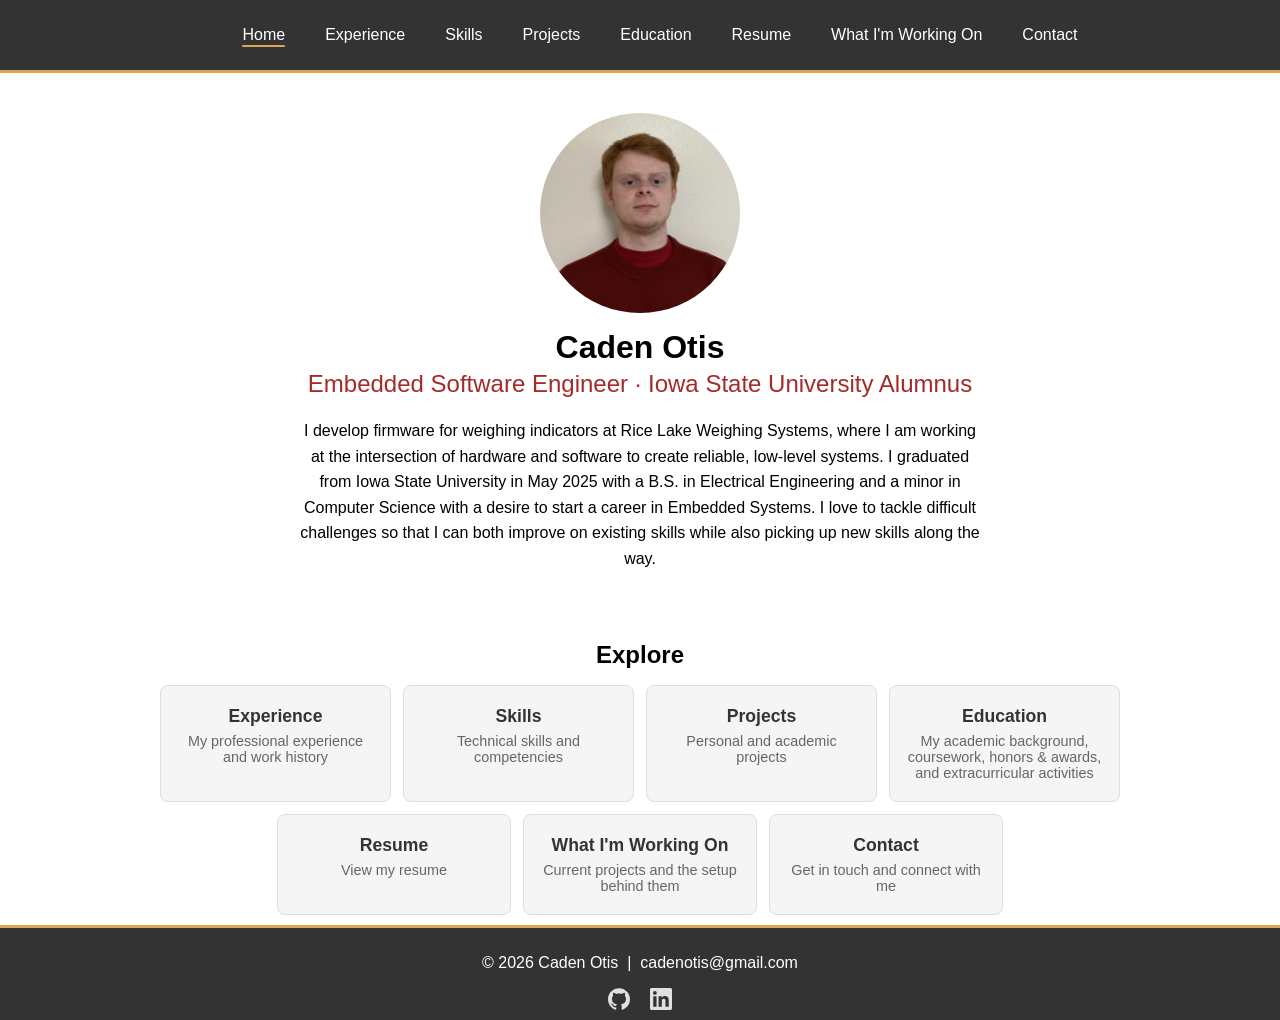
<file: index.html>
<!DOCTYPE html>
<html lang="en">

<head>
    <meta charset="UTF-8">
    <base href="./">
    <meta name="viewport" content="width=device-width, initial-scale=1.0">
    <link rel="stylesheet" href="./style.css">
    <link rel="icon" type="image/svg+xml" href="./favicon.svg">
    <link rel="icon" type="image/png" sizes="48x48" href="./favicon.png">
    <link rel="shortcut icon" href="./favicon.ico">
    <title>Caden Otis - Home</title>
    <meta name="description" content="Caden Otis — Embedded Software Engineer. Portfolio showcasing experience, skills, and projects.">
    <meta name="author" content="Caden Otis">
    <link rel="canonical" href="https://cadenrotis.github.io/Portfolio/">

    <!-- Open Graph / social sharing -->
    <meta property="og:title" content="Caden Otis - Home">
    <meta property="og:description" content="Embedded Software Engineer | Iowa State University Alumnus. Portfolio and projects.">
    <meta property="og:url" content="https://cadenrotis.github.io/Portfolio/">
    <meta property="og:type" content="website">
    <meta property="og:site_name" content="Caden Otis">
    <meta property="og:image" content="https://cadenrotis.github.io/Portfolio/images/profile.jpg">

    <!-- Twitter/X card -->
    <meta name="twitter:card" content="summary_large_image">
    <meta name="twitter:title" content="Caden Otis - Home">
    <meta name="twitter:description" content="Embedded Software Engineer | Iowa State University Alumnus. Portfolio and projects.">
    <meta name="twitter:image" content="https://cadenrotis.github.io/Portfolio/images/profile.jpg">

    <!-- Site analytics: GoatCounter - cookie-free visit counting, no consent banner
         needed. The absolute https src also resolves on plain-http local previews.
         GoatCounter reads this page's canonical link to pick the recorded path.
         To stop counting your own visits, load any page with #toggle-goatcounter
         appended, e.g. https://cadenrotis.github.io/Portfolio/#toggle-goatcounter -->
    <script data-goatcounter="https://cadenotis.goatcounter.com/count" async src="https://gc.zgo.at/count.js"></script>
</head>

<body>
    <header>
        <nav aria-label="Main navigation">
            <ul>
                <li><a href="./" class="active">Home</a></li>
                <li><a href="experience/">Experience</a></li>
                <li><a href="skills/">Skills</a></li>
                <li><a href="projects/">Projects</a></li>
                <li><a href="education/">Education</a></li>
                <li><a href="resume/">Resume</a></li>
                <li><a href="now/">What I'm Working On</a></li>
                <li><a href="contact/">Contact</a></li>
            </ul>
        </nav>
    </header>

    <main>
    <section id="hero">
        <img src="./images/profile.jpg" alt="Headshot of Caden Otis" width="250">
        <h1>Caden Otis</h1>
        <p class="subtitle">Embedded Software Engineer &middot; Iowa State University Alumnus</p>
        <p class="intro">I develop firmware for weighing indicators at Rice Lake Weighing Systems, where I am working
            at the intersection of hardware and software to create reliable, low-level systems. I graduated from
            Iowa State University in May 2025 with a B.S. in Electrical Engineering and a minor in Computer Science 
            with a desire to start a career in Embedded Systems. I love to tackle difficult challenges so that
            I can both improve on existing skills while also picking up new skills along the way.</p>
    </section>

    <section id="site-guide">
        <h2>Explore</h2>
        <div class="guide-cards">
            <a href="experience/" class="guide-card">
                <h3>Experience</h3>
                <p>My professional experience and work history</p>
            </a>
            <a href="skills/" class="guide-card">
                <h3>Skills</h3>
                <p>Technical skills and competencies</p>
            </a>
            <a href="projects/" class="guide-card">
                <h3>Projects</h3>
                <p>Personal and academic projects</p>
            </a>
            <a href="education/" class="guide-card">
                <h3>Education</h3>
                <p>My academic background, coursework, honors & awards, and extracurricular activities</p>
            </a>
            <a href="resume/" class="guide-card">
                <h3>Resume</h3>
                <p>View my resume</p>
            </a>
            <a href="now/" class="guide-card">
                <h3>What I'm Working On</h3>
                <p>Current projects and the setup behind them</p>
            </a>
            <a href="contact/" class="guide-card">
                <h3>Contact</h3>
                <p>Get in touch and connect with me</p>
            </a>
        </div>
    </section>

    </main>

    <footer>
        <p>&copy; <span id="copyright-year">2026</span> Caden Otis &nbsp;|&nbsp; <a href="mailto:cadenotis@gmail.com">cadenotis@gmail.com</a></p>
        <!--
            Social profile links (GitHub + LinkedIn), shown in the footer of every page.
            target="_blank"           -> open the profile in a new tab so visitors keep their
                                         place on this site instead of navigating away.
            rel="noopener noreferrer" -> safety hardening for target="_blank":
                noopener   blocks the new tab from reaching back into this page via window.opener
                           (prevents "reverse tabnabbing", where the opened page could redirect
                           this tab to a phishing look-alike).
                noreferrer stops this page's URL being sent to the destination as the Referer
                           header (also implies noopener). Modern browsers add noopener
                           automatically; it is kept explicit for older browsers.
            aria-label on each <a> -> spoken name for screen readers, since a link containing only
                           an icon has no visible text to announce.
            How the icons work: the logo shapes come from the open, public-domain (CC0) "Simple Icons" brand
            set and are embedded inline as SVG vector paths on a 24x24 grid, rather than loaded as
            image files. The browser draws them as vectors, so they stay sharp at any zoom and cost
            no extra network request. fill="currentColor" makes each inherit the footer's white
            text color, and the rendered size is set by .footer-icon in style.css. To change a
            profile, edit its href below.
        -->
        <nav class="footer-social" aria-label="Social profiles">
            <a href="https://github.com/cadenrotis" target="_blank" rel="noopener noreferrer" aria-label="GitHub profile">
                <svg class="footer-icon" role="img" aria-hidden="true" viewBox="0 0 24 24" width="24" height="24" fill="currentColor"><path d="M12 .297c-6.63 0-12 5.373-12 12 0 5.303 3.438 9.8 8.205 11.385.6.113.82-.258.82-.577 0-.285-.01-1.04-.015-2.04-3.338.724-4.042-1.61-4.042-1.61C4.422 18.07 3.633 17.7 3.633 17.7c-1.087-.744.084-.729.084-.729 1.205.084 1.838 1.236 1.838 1.236 1.07 1.835 2.809 1.305 3.495.998.108-.776.417-1.305.76-1.605-2.665-.3-5.466-1.332-5.466-5.93 0-1.31.465-2.38 1.235-3.22-.135-.303-.54-1.523.105-3.176 0 0 1.005-.322 3.3 1.23.96-.267 1.98-.399 3-.405 1.02.006 2.04.138 3 .405 2.28-1.552 3.285-1.23 3.285-1.23.645 1.653.24 2.873.12 3.176.765.84 1.23 1.91 1.23 3.22 0 4.61-2.805 5.625-5.475 5.92.42.36.81 1.096.81 2.22 0 1.606-.015 2.896-.015 3.286 0 .315.21.69.825.57C20.565 22.092 24 17.592 24 12.297c0-6.627-5.373-12-12-12"/></svg>
            </a>
            <a href="https://www.linkedin.com/in/cadenotis" target="_blank" rel="noopener noreferrer" aria-label="LinkedIn profile">
                <svg class="footer-icon" role="img" aria-hidden="true" viewBox="0 0 24 24" width="24" height="24" fill="currentColor"><path d="M20.447 20.452h-3.554v-5.569c0-1.328-.027-3.037-1.852-3.037-1.853 0-2.136 1.445-2.136 2.939v5.667H9.351V9h3.414v1.561h.046c.477-.9 1.637-1.85 3.37-1.85 3.601 0 4.267 2.37 4.267 5.455v6.286zM5.337 7.433a2.062 2.062 0 01-2.063-2.065 2.064 2.064 0 112.063 2.065zm1.782 13.019H3.555V9h3.564v11.452zM22.225 0H1.771C.792 0 0 .774 0 1.729v20.542C0 23.227.792 24 1.771 24h20.451C23.2 24 24 23.227 24 22.271V1.729C24 .774 23.2 0 22.222 0h.003z"/></svg>
            </a>
        </nav>
    </footer>
    <script src="./site.js"></script>
</body>

</html>
</file>
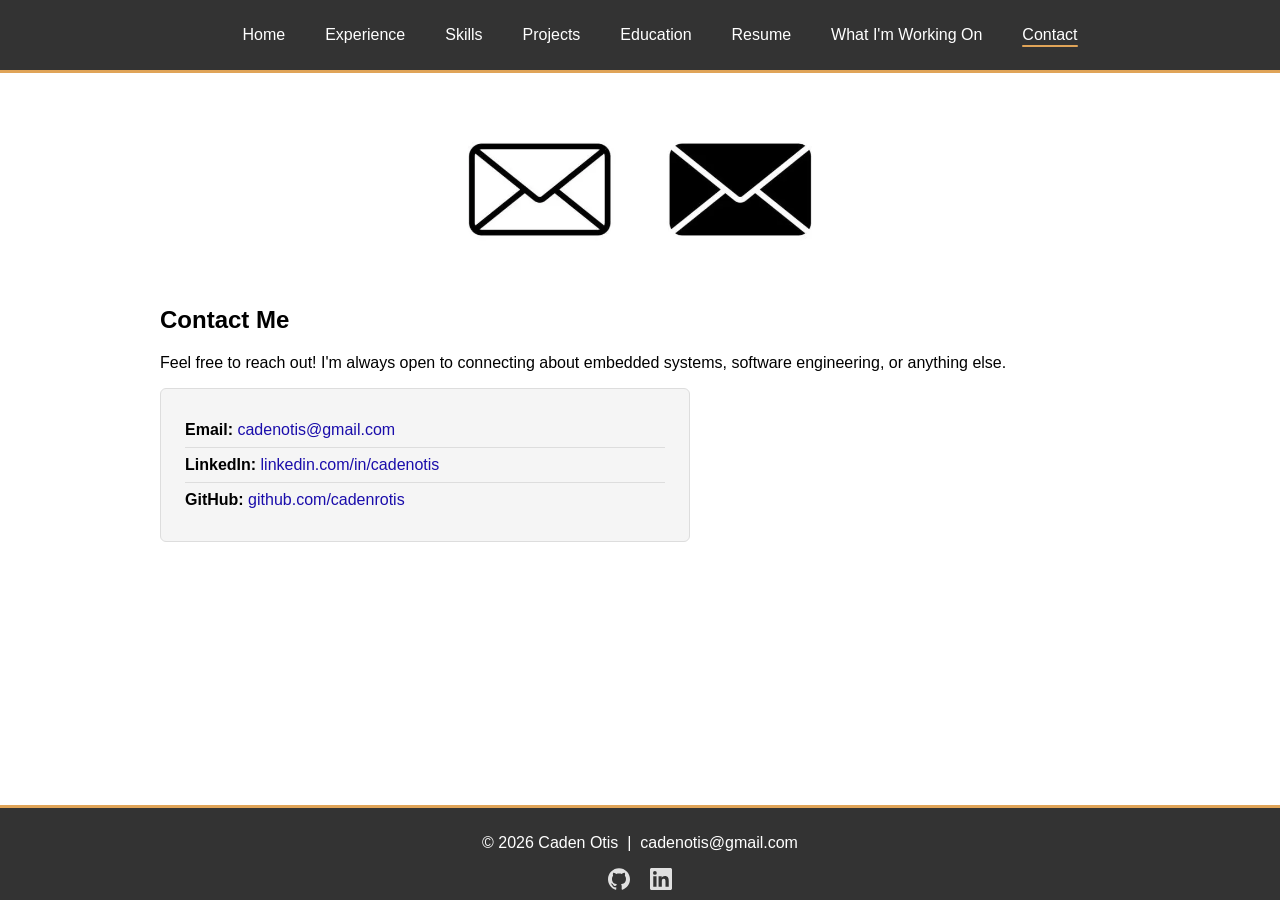
<file: contact/index.html>
<!DOCTYPE html>
<html lang="en">

<head>
    <meta charset="UTF-8">
    <base href="../">
    <meta name="viewport" content="width=device-width, initial-scale=1.0">
    <link rel="stylesheet" href="./style.css">
    <link rel="icon" type="image/svg+xml" href="./favicon.svg">
    <link rel="icon" type="image/png" sizes="48x48" href="./favicon.png">
    <link rel="shortcut icon" href="./favicon.ico">
    <title>Caden Otis - Contact</title>
    <meta name="description" content="Get in touch with Caden Otis, Embedded Software Engineer — email and professional links.">
    <meta name="author" content="Caden Otis">
    <link rel="canonical" href="https://cadenrotis.github.io/Portfolio/contact/">

    <!-- Open Graph / social sharing -->
    <meta property="og:title" content="Caden Otis - Contact">
    <meta property="og:description" content="Get in touch and connect with Caden Otis.">
    <meta property="og:url" content="https://cadenrotis.github.io/Portfolio/contact/">
    <meta property="og:type" content="website">
    <meta property="og:site_name" content="Caden Otis">
    <meta property="og:image" content="https://cadenrotis.github.io/Portfolio/images/profile.jpg">

    <!-- Twitter/X card -->
    <meta name="twitter:card" content="summary_large_image">
    <meta name="twitter:title" content="Caden Otis - Contact">
    <meta name="twitter:description" content="Get in touch and connect with Caden Otis.">
    <meta name="twitter:image" content="https://cadenrotis.github.io/Portfolio/images/profile.jpg">

    <!-- Site analytics: GoatCounter - cookie-free visit counting, no consent banner
         needed. The absolute https src also resolves on plain-http local previews.
         GoatCounter reads this page's canonical link to pick the recorded path.
         To stop counting your own visits, load any page with #toggle-goatcounter
         appended, e.g. https://cadenrotis.github.io/Portfolio/#toggle-goatcounter -->
    <script data-goatcounter="https://cadenotis.goatcounter.com/count" async src="https://gc.zgo.at/count.js"></script>
</head>

<body>
    <header>
        <nav aria-label="Main navigation">
            <ul>
                <li><a href="./">Home</a></li>
                <li><a href="experience/">Experience</a></li>
                <li><a href="skills/">Skills</a></li>
                <li><a href="projects/">Projects</a></li>
                <li><a href="education/">Education</a></li>
                <li><a href="resume/">Resume</a></li>
                <li><a href="now/">What I'm Working On</a></li>
                <li><a href="contact/" class="active">Contact</a></li>
            </ul>
        </nav>
    </header>

    <main>
    <section id="contact">
        <img class="contact-icon" src="./images/contact_icon.webp" alt="Email envelope icon">
        <h2>Contact Me</h2>
        <p>Feel free to reach out! I'm always open to connecting about embedded systems, software engineering, or anything else.</p>

        <div class="contact-card">
            <ul class="contact-info">
                <li><strong>Email:</strong> <a href="mailto:cadenotis@gmail.com">cadenotis@gmail.com</a></li>
                <li><strong>LinkedIn:</strong> <a href="https://www.linkedin.com/in/cadenotis" target="_blank" rel="noopener noreferrer">linkedin.com/in/cadenotis</a></li>
                <li><strong>GitHub:</strong> <a href="https://github.com/cadenrotis" target="_blank" rel="noopener noreferrer">github.com/cadenrotis</a></li>
            </ul>
        </div>
    </section>

    </main>

    <footer>
        <p>&copy; <span id="copyright-year">2026</span> Caden Otis &nbsp;|&nbsp; <a href="mailto:cadenotis@gmail.com">cadenotis@gmail.com</a></p>
        <!--
            Social profile links (GitHub + LinkedIn), shown in the footer of every page.
            target="_blank"           -> open the profile in a new tab so visitors keep their
                                         place on this site instead of navigating away.
            rel="noopener noreferrer" -> safety hardening for target="_blank":
                noopener   blocks the new tab from reaching back into this page via window.opener
                           (prevents "reverse tabnabbing", where the opened page could redirect
                           this tab to a phishing look-alike).
                noreferrer stops this page's URL being sent to the destination as the Referer
                           header (also implies noopener). Modern browsers add noopener
                           automatically; it is kept explicit for older browsers.
            aria-label on each <a> -> spoken name for screen readers, since a link containing only
                           an icon has no visible text to announce.
            How the icons work: the logo shapes come from the open, public-domain (CC0) "Simple Icons" brand
            set and are embedded inline as SVG vector paths on a 24x24 grid, rather than loaded as
            image files. The browser draws them as vectors, so they stay sharp at any zoom and cost
            no extra network request. fill="currentColor" makes each inherit the footer's white
            text color, and the rendered size is set by .footer-icon in style.css. To change a
            profile, edit its href below.
        -->
        <nav class="footer-social" aria-label="Social profiles">
            <a href="https://github.com/cadenrotis" target="_blank" rel="noopener noreferrer" aria-label="GitHub profile">
                <svg class="footer-icon" role="img" aria-hidden="true" viewBox="0 0 24 24" width="24" height="24" fill="currentColor"><path d="M12 .297c-6.63 0-12 5.373-12 12 0 5.303 3.438 9.8 8.205 11.385.6.113.82-.258.82-.577 0-.285-.01-1.04-.015-2.04-3.338.724-4.042-1.61-4.042-1.61C4.422 18.07 3.633 17.7 3.633 17.7c-1.087-.744.084-.729.084-.729 1.205.084 1.838 1.236 1.838 1.236 1.07 1.835 2.809 1.305 3.495.998.108-.776.417-1.305.76-1.605-2.665-.3-5.466-1.332-5.466-5.93 0-1.31.465-2.38 1.235-3.22-.135-.303-.54-1.523.105-3.176 0 0 1.005-.322 3.3 1.23.96-.267 1.98-.399 3-.405 1.02.006 2.04.138 3 .405 2.28-1.552 3.285-1.23 3.285-1.23.645 1.653.24 2.873.12 3.176.765.84 1.23 1.91 1.23 3.22 0 4.61-2.805 5.625-5.475 5.92.42.36.81 1.096.81 2.22 0 1.606-.015 2.896-.015 3.286 0 .315.21.69.825.57C20.565 22.092 24 17.592 24 12.297c0-6.627-5.373-12-12-12"/></svg>
            </a>
            <a href="https://www.linkedin.com/in/cadenotis" target="_blank" rel="noopener noreferrer" aria-label="LinkedIn profile">
                <svg class="footer-icon" role="img" aria-hidden="true" viewBox="0 0 24 24" width="24" height="24" fill="currentColor"><path d="M20.447 20.452h-3.554v-5.569c0-1.328-.027-3.037-1.852-3.037-1.853 0-2.136 1.445-2.136 2.939v5.667H9.351V9h3.414v1.561h.046c.477-.9 1.637-1.85 3.37-1.85 3.601 0 4.267 2.37 4.267 5.455v6.286zM5.337 7.433a2.062 2.062 0 01-2.063-2.065 2.064 2.064 0 112.063 2.065zm1.782 13.019H3.555V9h3.564v11.452zM22.225 0H1.771C.792 0 0 .774 0 1.729v20.542C0 23.227.792 24 1.771 24h20.451C23.2 24 24 23.227 24 22.271V1.729C24 .774 23.2 0 22.222 0h.003z"/></svg>
            </a>
        </nav>
    </footer>
    <script src="./site.js"></script>
</body>

</html>
</file>
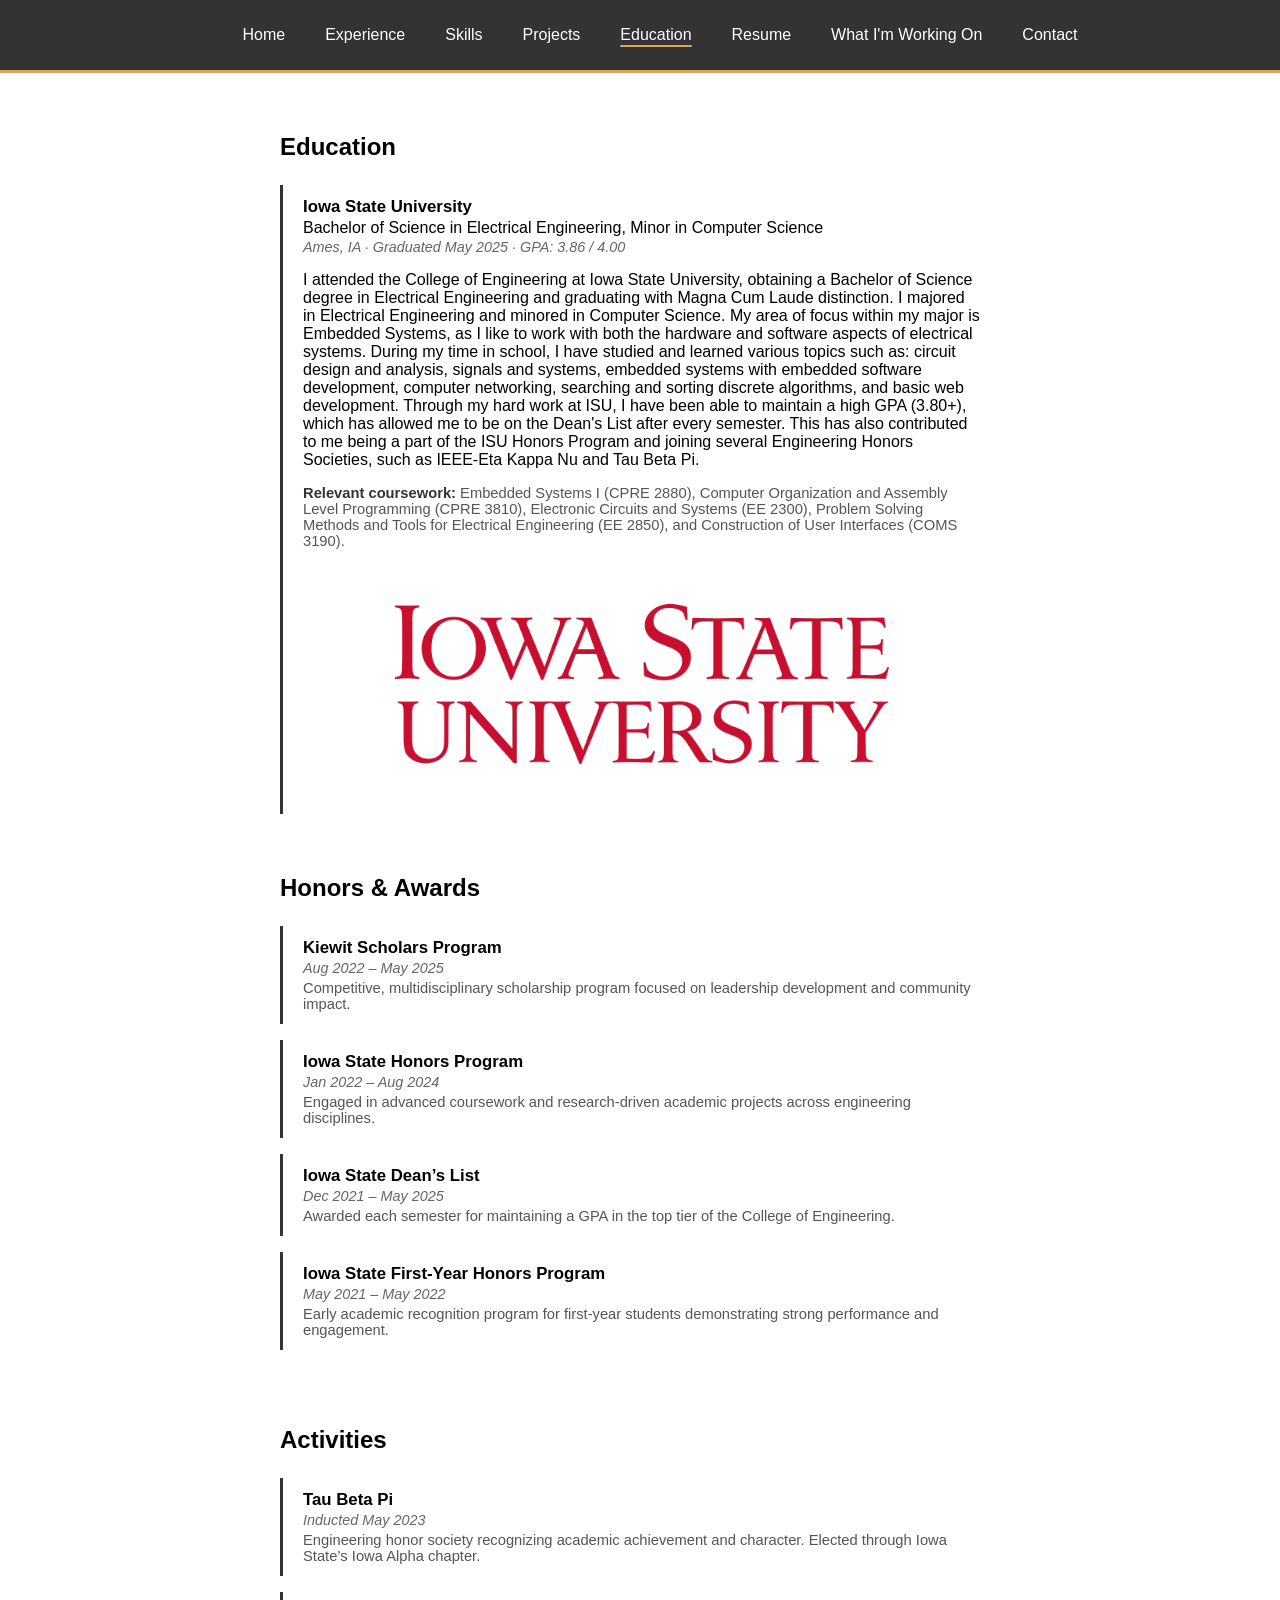
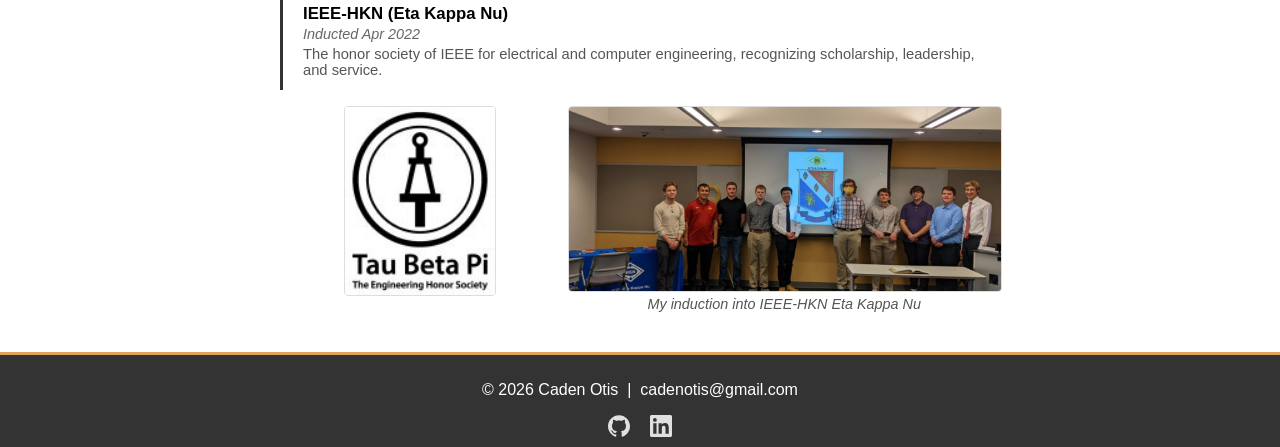
<file: education/index.html>
<!DOCTYPE html>
<html lang="en">

<head>
    <meta charset="UTF-8">
    <base href="../">
    <meta name="viewport" content="width=device-width, initial-scale=1.0">
    <link rel="stylesheet" href="./style.css">
    <link rel="icon" type="image/svg+xml" href="./favicon.svg">
    <link rel="icon" type="image/png" sizes="48x48" href="./favicon.png">
    <link rel="shortcut icon" href="./favicon.ico">
    <title>Caden Otis - Education</title>
    <meta name="description" content="Education, relevant coursework, and academic honors for Caden Otis at Iowa State University.">
    <meta name="author" content="Caden Otis">
    <link rel="canonical" href="https://cadenrotis.github.io/Portfolio/education/">

    <!-- Open Graph / social sharing -->
    <meta property="og:title" content="Caden Otis - Education">
    <meta property="og:description" content="Education, relevant coursework, and academic honors for Caden Otis.">
    <meta property="og:url" content="https://cadenrotis.github.io/Portfolio/education/">
    <meta property="og:type" content="website">
    <meta property="og:site_name" content="Caden Otis">
    <meta property="og:image" content="https://cadenrotis.github.io/Portfolio/images/profile.jpg">

    <!-- Twitter/X card -->
    <meta name="twitter:card" content="summary_large_image">
    <meta name="twitter:title" content="Caden Otis - Education">
    <meta name="twitter:description" content="Education, relevant coursework, and academic honors for Caden Otis.">
    <meta name="twitter:image" content="https://cadenrotis.github.io/Portfolio/images/profile.jpg">

    <!-- Site analytics: GoatCounter - cookie-free visit counting, no consent banner
         needed. The absolute https src also resolves on plain-http local previews.
         GoatCounter reads this page's canonical link to pick the recorded path.
         To stop counting your own visits, load any page with #toggle-goatcounter
         appended, e.g. https://cadenrotis.github.io/Portfolio/#toggle-goatcounter -->
    <script data-goatcounter="https://cadenotis.goatcounter.com/count" async src="https://gc.zgo.at/count.js"></script>
</head>

<body>
    <header>
        <nav aria-label="Main navigation">
            <ul>
                <li><a href="./">Home</a></li>
                <li><a href="experience/">Experience</a></li>
                <li><a href="skills/">Skills</a></li>
                <li><a href="projects/">Projects</a></li>
                <li><a href="education/" class="active">Education</a></li>
                <li><a href="resume/">Resume</a></li>
                <li><a href="now/">What I'm Working On</a></li>
                <li><a href="contact/">Contact</a></li>
            </ul>
        </nav>
    </header>

    <main>
    <section id="education">
        <h2>Education</h2>
        <div class="education-entry">
            <span class="education-school">Iowa State University</span>
            <span class="education-degree">Bachelor of Science in Electrical Engineering, Minor in Computer Science</span>
            <span class="education-date">Ames, IA &middot; Graduated May 2025 &middot; GPA: 3.86 / 4.00</span>
            <p>I attended the College of Engineering at Iowa State University, obtaining a Bachelor of Science degree in Electrical Engineering 
                and graduating with Magna Cum Laude distinction. I majored in Electrical Engineering and minored in Computer Science. 
                My area of focus within my major is Embedded Systems, as I like to work with both the hardware and software aspects of 
                electrical systems. During my time in school, I have studied and learned various topics such as: circuit design and analysis, 
                signals and systems, embedded systems with embedded software development, computer networking, searching and sorting discrete algorithms,
                and basic web development. Through my hard work at ISU, I have been able to maintain a high GPA (3.80+), 
                which has allowed me to be on the Dean's List after every semester. This has also contributed to me being a part of the ISU Honors 
                Program and joining several Engineering Honors Societies, such as IEEE-Eta Kappa Nu and Tau Beta Pi.
            </p>
            <p class="education-coursework"><span>Relevant coursework:</span> Embedded Systems I (CPRE 2880), Computer
                Organization and Assembly Level Programming (CPRE 3810), Electronic Circuits and Systems (EE 2300),
                Problem Solving Methods and Tools for Electrical Engineering (EE 2850), and Construction of User
                Interfaces (COMS 3190).
            </p>
            <img src="./images/iowa_state.webp" alt="Iowa State University logo" width="500" height="250">
        </div>
    </section>

    <section id="honors">
        <h2>Honors &amp; Awards</h2>
        <ul class="honors-list">
            <li>
                <span class="honor-name">Kiewit Scholars Program</span>
                <span class="honor-date">Aug 2022 &ndash; May 2025</span>
                <p class="honor-desc">Competitive, multidisciplinary scholarship program focused on leadership development and community impact.</p>
            </li>
            <li>
                <span class="honor-name">Iowa State Honors Program</span>
                <span class="honor-date">Jan 2022 &ndash; Aug 2024</span>
                <p class="honor-desc">Engaged in advanced coursework and research-driven academic projects across engineering disciplines.</p>
            </li>
            <li>
                <span class="honor-name">Iowa State Dean&rsquo;s List</span>
                <span class="honor-date">Dec 2021 &ndash; May 2025</span>
                <p class="honor-desc">Awarded each semester for maintaining a GPA in the top tier of the College of Engineering.</p>
            </li>
            <li>
                <span class="honor-name">Iowa State First-Year Honors Program</span>
                <span class="honor-date">May 2021 &ndash; May 2022</span>
                <p class="honor-desc">Early academic recognition program for first-year students demonstrating strong performance and engagement.</p>
            </li>
        </ul>
    </section>

    <section id="activities">
        <h2>Activities</h2>
        <ul class="honors-list">
            <li>
                <span class="honor-name">Tau Beta Pi</span>
                <span class="honor-date">Inducted May 2023</span>
                <p class="honor-desc">Engineering honor society recognizing academic achievement and character. Elected
                    through Iowa State&rsquo;s Iowa Alpha chapter.</p>
            </li>
            <li>
                <span class="honor-name">IEEE-HKN (Eta Kappa Nu)</span>
                <span class="honor-date">Inducted Apr 2022</span>
                <p class="honor-desc">The honor society of IEEE for electrical and computer engineering, recognizing
                    scholarship, leadership, and service.</p>
            </li>
        </ul>

        <div class="activity-gallery">
            <figure>
                <img src="./images/tau_beta_pi.jpg" alt="Tau Beta Pi logo" width="150" height="150">
            </figure>
            <figure>
                <img src="./images/hkn_induction.png"
                    alt="Group of new IEEE-HKN members posing in front of the Eta Kappa Nu crest at the induction ceremony"
                    width="1255" height="535">
                <figcaption>My induction into IEEE-HKN Eta Kappa Nu</figcaption>
            </figure>
        </div>
    </section>

    </main>

    <footer>
        <p>&copy; <span id="copyright-year">2026</span> Caden Otis &nbsp;|&nbsp; <a href="mailto:cadenotis@gmail.com">cadenotis@gmail.com</a></p>
        <!--
            Social profile links (GitHub + LinkedIn), shown in the footer of every page.
            target="_blank"           -> open the profile in a new tab so visitors keep their
                                         place on this site instead of navigating away.
            rel="noopener noreferrer" -> safety hardening for target="_blank":
                noopener   blocks the new tab from reaching back into this page via window.opener
                           (prevents "reverse tabnabbing", where the opened page could redirect
                           this tab to a phishing look-alike).
                noreferrer stops this page's URL being sent to the destination as the Referer
                           header (also implies noopener). Modern browsers add noopener
                           automatically; it is kept explicit for older browsers.
            aria-label on each <a> -> spoken name for screen readers, since a link containing only
                           an icon has no visible text to announce.
            How the icons work: the logo shapes come from the open, public-domain (CC0) "Simple Icons" brand
            set and are embedded inline as SVG vector paths on a 24x24 grid, rather than loaded as
            image files. The browser draws them as vectors, so they stay sharp at any zoom and cost
            no extra network request. fill="currentColor" makes each inherit the footer's white
            text color, and the rendered size is set by .footer-icon in style.css. To change a
            profile, edit its href below.
        -->
        <nav class="footer-social" aria-label="Social profiles">
            <a href="https://github.com/cadenrotis" target="_blank" rel="noopener noreferrer" aria-label="GitHub profile">
                <svg class="footer-icon" role="img" aria-hidden="true" viewBox="0 0 24 24" width="24" height="24" fill="currentColor"><path d="M12 .297c-6.63 0-12 5.373-12 12 0 5.303 3.438 9.8 8.205 11.385.6.113.82-.258.82-.577 0-.285-.01-1.04-.015-2.04-3.338.724-4.042-1.61-4.042-1.61C4.422 18.07 3.633 17.7 3.633 17.7c-1.087-.744.084-.729.084-.729 1.205.084 1.838 1.236 1.838 1.236 1.07 1.835 2.809 1.305 3.495.998.108-.776.417-1.305.76-1.605-2.665-.3-5.466-1.332-5.466-5.93 0-1.31.465-2.38 1.235-3.22-.135-.303-.54-1.523.105-3.176 0 0 1.005-.322 3.3 1.23.96-.267 1.98-.399 3-.405 1.02.006 2.04.138 3 .405 2.28-1.552 3.285-1.23 3.285-1.23.645 1.653.24 2.873.12 3.176.765.84 1.23 1.91 1.23 3.22 0 4.61-2.805 5.625-5.475 5.92.42.36.81 1.096.81 2.22 0 1.606-.015 2.896-.015 3.286 0 .315.21.69.825.57C20.565 22.092 24 17.592 24 12.297c0-6.627-5.373-12-12-12"/></svg>
            </a>
            <a href="https://www.linkedin.com/in/cadenotis" target="_blank" rel="noopener noreferrer" aria-label="LinkedIn profile">
                <svg class="footer-icon" role="img" aria-hidden="true" viewBox="0 0 24 24" width="24" height="24" fill="currentColor"><path d="M20.447 20.452h-3.554v-5.569c0-1.328-.027-3.037-1.852-3.037-1.853 0-2.136 1.445-2.136 2.939v5.667H9.351V9h3.414v1.561h.046c.477-.9 1.637-1.85 3.37-1.85 3.601 0 4.267 2.37 4.267 5.455v6.286zM5.337 7.433a2.062 2.062 0 01-2.063-2.065 2.064 2.064 0 112.063 2.065zm1.782 13.019H3.555V9h3.564v11.452zM22.225 0H1.771C.792 0 0 .774 0 1.729v20.542C0 23.227.792 24 1.771 24h20.451C23.2 24 24 23.227 24 22.271V1.729C24 .774 23.2 0 22.222 0h.003z"/></svg>
            </a>
        </nav>
    </footer>
    <script src="./site.js"></script>
</body>

</html>
</file>
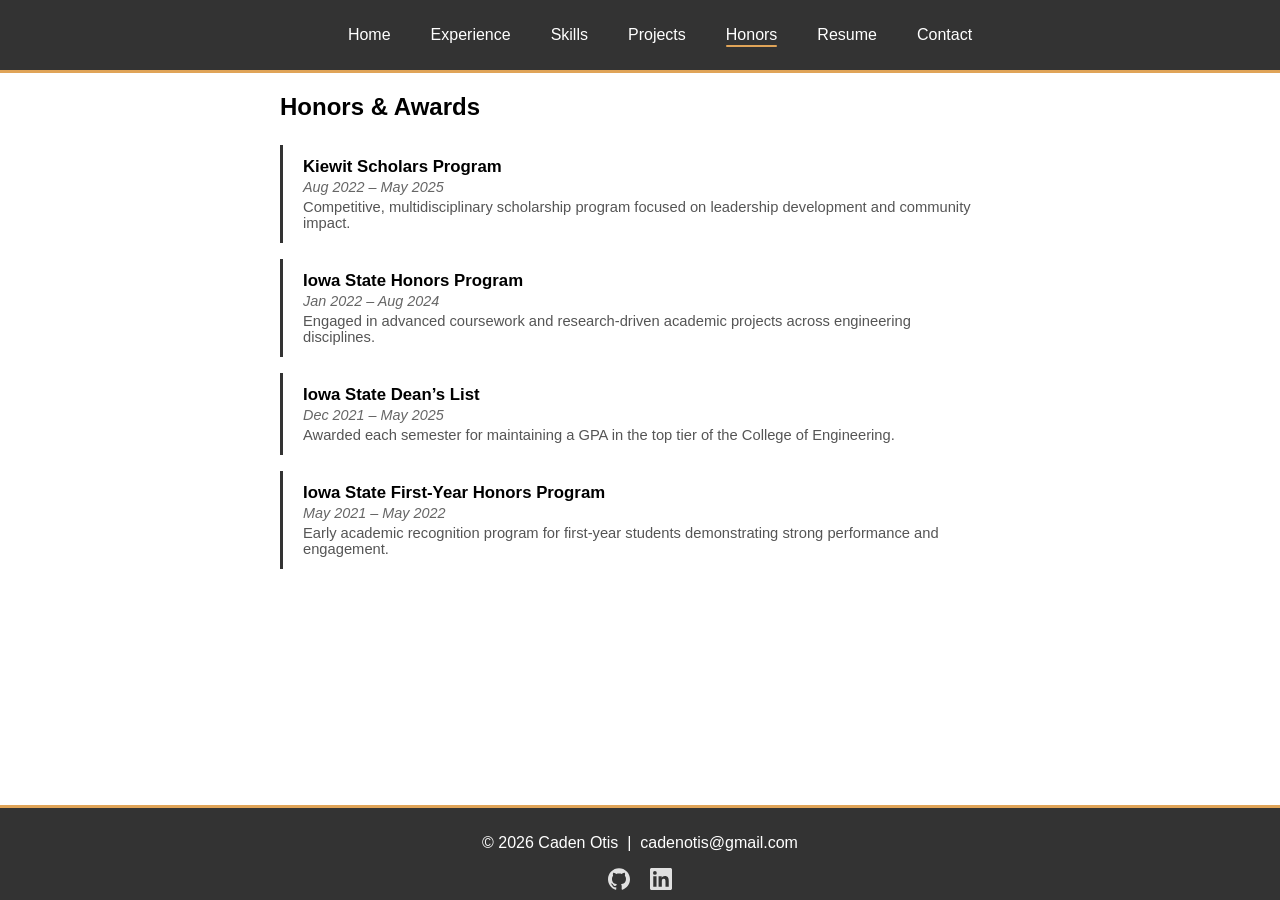
<file: honors/index.html>
<!DOCTYPE html>
<html lang="en">

<head>
    <meta charset="UTF-8">
    <base href="../">
    <meta name="viewport" content="width=device-width, initial-scale=1.0">
    <link rel="stylesheet" href="./style.css">
    <link rel="icon" type="image/svg+xml" href="./favicon.svg">
    <link rel="icon" type="image/png" sizes="48x48" href="./favicon.png">
    <link rel="shortcut icon" href="./favicon.ico">
    <title>Caden Otis - Honors &amp; Awards</title>
    <meta name="description" content="Academic honors and awards earned by Caden Otis at Iowa State University.">
    <meta name="author" content="Caden Otis">
    <link rel="canonical" href="https://cadenrotis.github.io/Portfolio/honors/">

    <!-- Open Graph / social sharing -->
    <meta property="og:title" content="Caden Otis - Honors & Awards">
    <meta property="og:description" content="Academic honors and awards earned by Caden Otis.">
    <meta property="og:url" content="https://cadenrotis.github.io/Portfolio/honors/">
    <meta property="og:type" content="website">
    <meta property="og:site_name" content="Caden Otis">
    <meta property="og:image" content="https://cadenrotis.github.io/Portfolio/images/profile.jpg">

    <!-- Twitter/X card -->
    <meta name="twitter:card" content="summary_large_image">
    <meta name="twitter:title" content="Caden Otis - Honors & Awards">
    <meta name="twitter:description" content="Academic honors and awards earned by Caden Otis.">
    <meta name="twitter:image" content="https://cadenrotis.github.io/Portfolio/images/profile.jpg">

    <!-- Site analytics: GoatCounter - cookie-free visit counting, no consent banner
         needed. The absolute https src also resolves on plain-http local previews.
         GoatCounter reads this page's canonical link to pick the recorded path.
         To stop counting your own visits, load any page with #toggle-goatcounter
         appended, e.g. https://cadenrotis.github.io/Portfolio/#toggle-goatcounter -->
    <script data-goatcounter="https://cadenotis.goatcounter.com/count" async src="https://gc.zgo.at/count.js"></script>
</head>

<body>
    <header>
        <nav aria-label="Main navigation">
            <ul>
                <li><a href="./">Home</a></li>
                <li><a href="experience/">Experience</a></li>
                <li><a href="skills/">Skills</a></li>
                <li><a href="projects/">Projects</a></li>
                <li><a href="honors/" class="active">Honors</a></li>
                <li><a href="resume/">Resume</a></li>
                <li><a href="contact/">Contact</a></li>
            </ul>
        </nav>
    </header>

    <main>
    <section id="honors">
        <h2>Honors &amp; Awards</h2>
        <ul class="honors-list">
            <li>
                <span class="honor-name">Kiewit Scholars Program</span>
                <span class="honor-date">Aug 2022 &ndash; May 2025</span>
                <p class="honor-desc">Competitive, multidisciplinary scholarship program focused on leadership development and community impact.</p>
            </li>
            <li>
                <span class="honor-name">Iowa State Honors Program</span>
                <span class="honor-date">Jan 2022 &ndash; Aug 2024</span>
                <p class="honor-desc">Engaged in advanced coursework and research-driven academic projects across engineering disciplines.</p>
            </li>
            <li>
                <span class="honor-name">Iowa State Dean&rsquo;s List</span>
                <span class="honor-date">Dec 2021 &ndash; May 2025</span>
                <p class="honor-desc">Awarded each semester for maintaining a GPA in the top tier of the College of Engineering.</p>
            </li>
            <li>
                <span class="honor-name">Iowa State First-Year Honors Program</span>
                <span class="honor-date">May 2021 &ndash; May 2022</span>
                <p class="honor-desc">Early academic recognition program for first-year students demonstrating strong performance and engagement.</p>
            </li>
        </ul>
    </section>

    </main>

    <footer>
        <p>&copy; <span id="copyright-year">2026</span> Caden Otis &nbsp;|&nbsp; <a href="mailto:cadenotis@gmail.com">cadenotis@gmail.com</a></p>
        <!--
            Social profile links (GitHub + LinkedIn), shown in the footer of every page.
            target="_blank"           -> open the profile in a new tab so visitors keep their
                                         place on this site instead of navigating away.
            rel="noopener noreferrer" -> safety hardening for target="_blank":
                noopener   blocks the new tab from reaching back into this page via window.opener
                           (prevents "reverse tabnabbing", where the opened page could redirect
                           this tab to a phishing look-alike).
                noreferrer stops this page's URL being sent to the destination as the Referer
                           header (also implies noopener). Modern browsers add noopener
                           automatically; it is kept explicit for older browsers.
            aria-label on each <a> -> spoken name for screen readers, since a link containing only
                           an icon has no visible text to announce.
            How the icons work: the logo shapes come from the open, public-domain (CC0) "Simple Icons" brand
            set and are embedded inline as SVG vector paths on a 24x24 grid, rather than loaded as
            image files. The browser draws them as vectors, so they stay sharp at any zoom and cost
            no extra network request. fill="currentColor" makes each inherit the footer's white
            text color, and the rendered size is set by .footer-icon in style.css. To change a
            profile, edit its href below.
        -->
        <nav class="footer-social" aria-label="Social profiles">
            <a href="https://github.com/cadenrotis" target="_blank" rel="noopener noreferrer" aria-label="GitHub profile">
                <svg class="footer-icon" role="img" aria-hidden="true" viewBox="0 0 24 24" width="24" height="24" fill="currentColor"><path d="M12 .297c-6.63 0-12 5.373-12 12 0 5.303 3.438 9.8 8.205 11.385.6.113.82-.258.82-.577 0-.285-.01-1.04-.015-2.04-3.338.724-4.042-1.61-4.042-1.61C4.422 18.07 3.633 17.7 3.633 17.7c-1.087-.744.084-.729.084-.729 1.205.084 1.838 1.236 1.838 1.236 1.07 1.835 2.809 1.305 3.495.998.108-.776.417-1.305.76-1.605-2.665-.3-5.466-1.332-5.466-5.93 0-1.31.465-2.38 1.235-3.22-.135-.303-.54-1.523.105-3.176 0 0 1.005-.322 3.3 1.23.96-.267 1.98-.399 3-.405 1.02.006 2.04.138 3 .405 2.28-1.552 3.285-1.23 3.285-1.23.645 1.653.24 2.873.12 3.176.765.84 1.23 1.91 1.23 3.22 0 4.61-2.805 5.625-5.475 5.92.42.36.81 1.096.81 2.22 0 1.606-.015 2.896-.015 3.286 0 .315.21.69.825.57C20.565 22.092 24 17.592 24 12.297c0-6.627-5.373-12-12-12"/></svg>
            </a>
            <a href="https://www.linkedin.com/in/cadenotis" target="_blank" rel="noopener noreferrer" aria-label="LinkedIn profile">
                <svg class="footer-icon" role="img" aria-hidden="true" viewBox="0 0 24 24" width="24" height="24" fill="currentColor"><path d="M20.447 20.452h-3.554v-5.569c0-1.328-.027-3.037-1.852-3.037-1.853 0-2.136 1.445-2.136 2.939v5.667H9.351V9h3.414v1.561h.046c.477-.9 1.637-1.85 3.37-1.85 3.601 0 4.267 2.37 4.267 5.455v6.286zM5.337 7.433a2.062 2.062 0 01-2.063-2.065 2.064 2.064 0 112.063 2.065zm1.782 13.019H3.555V9h3.564v11.452zM22.225 0H1.771C.792 0 0 .774 0 1.729v20.542C0 23.227.792 24 1.771 24h20.451C23.2 24 24 23.227 24 22.271V1.729C24 .774 23.2 0 22.222 0h.003z"/></svg>
            </a>
        </nav>
    </footer>
    <script src="./site.js"></script>
</body>

</html>
</file>
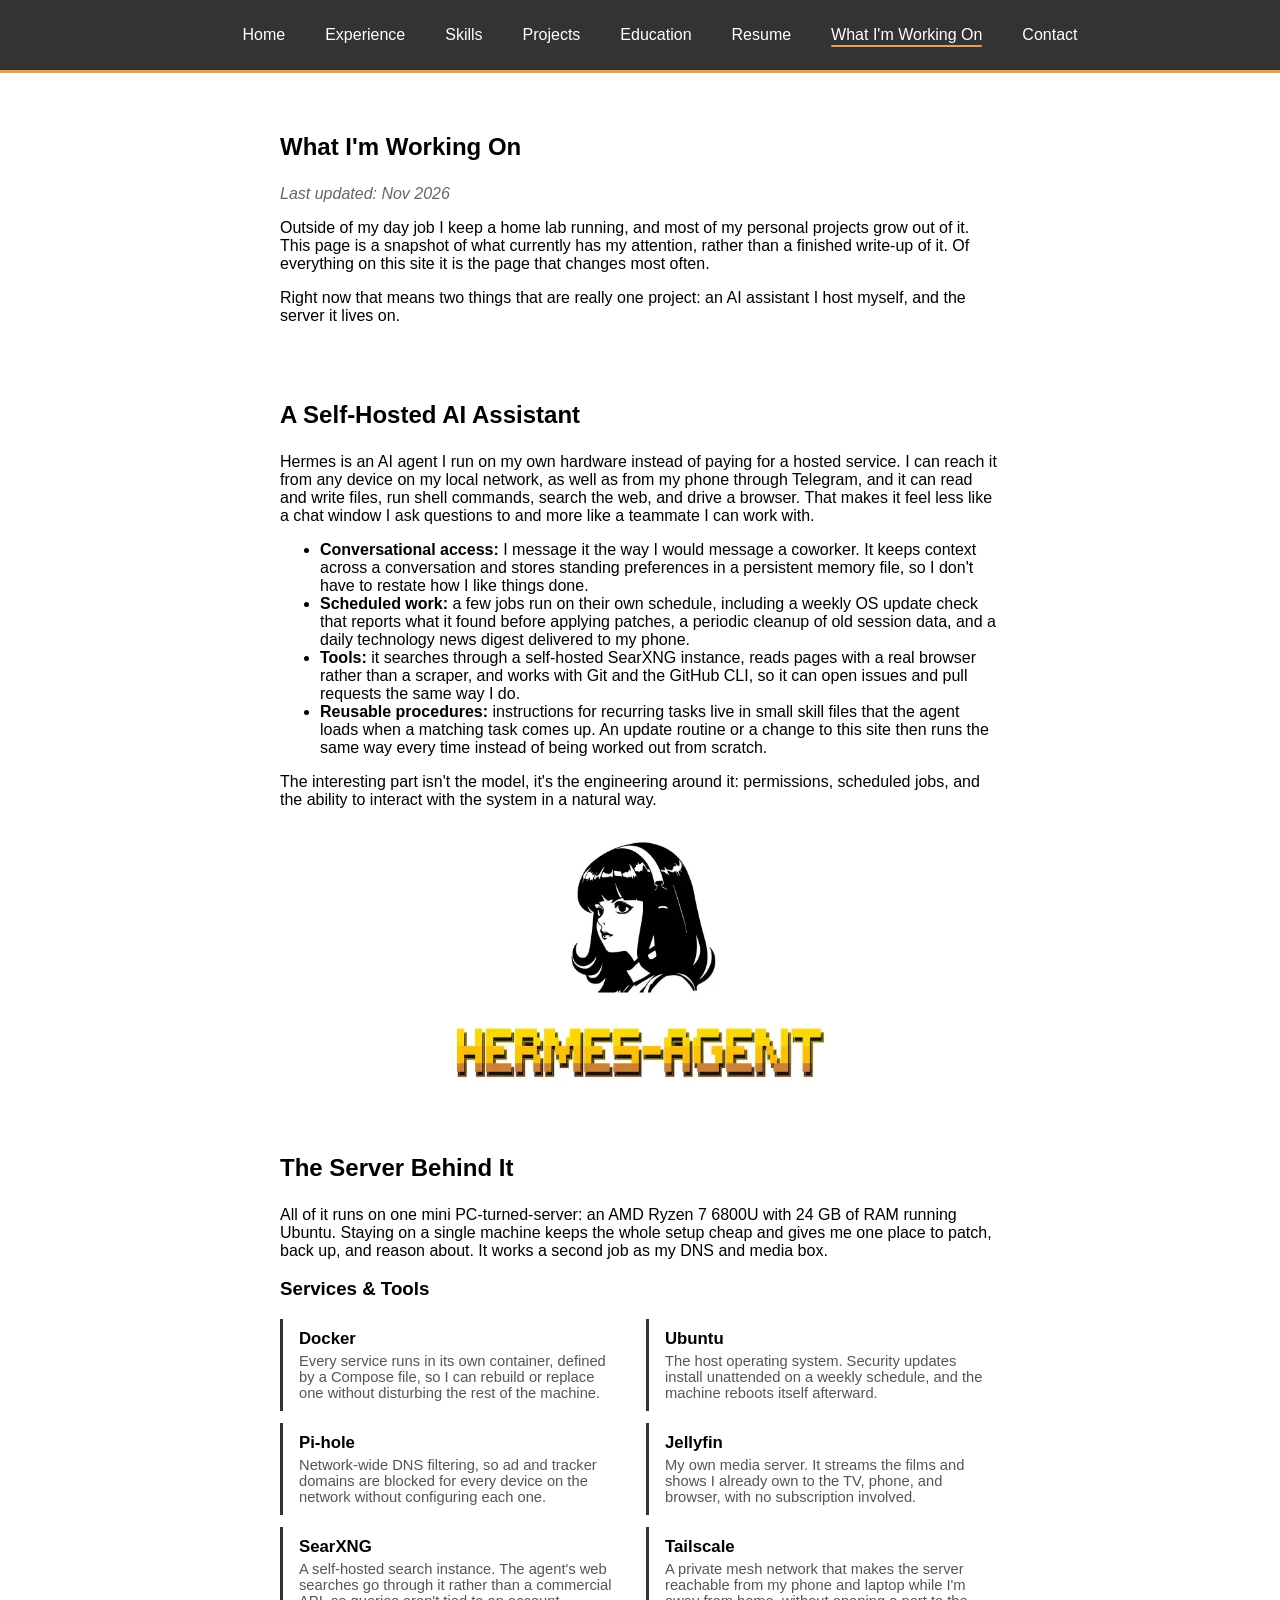
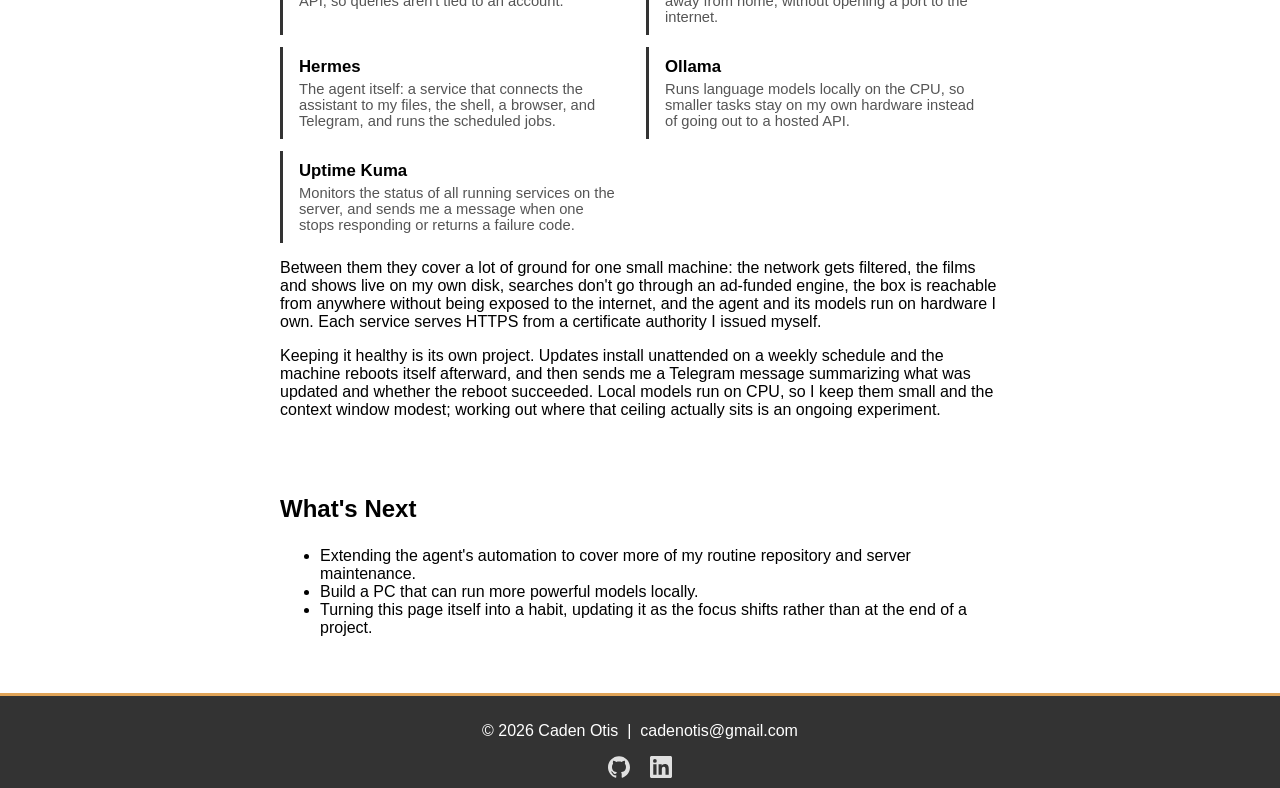
<file: now/index.html>
<!DOCTYPE html>
<html lang="en">

<head>
    <meta charset="UTF-8">
    <base href="../">
    <meta name="viewport" content="width=device-width, initial-scale=1.0">
    <link rel="stylesheet" href="./style.css">
    <link rel="icon" type="image/svg+xml" href="./favicon.svg">
    <link rel="icon" type="image/png" sizes="48x48" href="./favicon.png">
    <link rel="shortcut icon" href="./favicon.ico">
    <title>Caden Otis - What I'm Working On</title>
    <meta name="description" content="What Caden Otis is currently building: a self-hosted AI assistant and the home server it runs on.">
    <meta name="author" content="Caden Otis">
    <link rel="canonical" href="https://cadenrotis.github.io/Portfolio/now/">

    <!-- Open Graph / social sharing -->
    <meta property="og:title" content="Caden Otis - What I'm Working On">
    <meta property="og:description" content="The self-hosted AI assistant and home server currently holding my attention.">
    <meta property="og:url" content="https://cadenrotis.github.io/Portfolio/now/">
    <meta property="og:type" content="website">
    <meta property="og:site_name" content="Caden Otis">
    <meta property="og:image" content="https://cadenrotis.github.io/Portfolio/images/profile.jpg">

    <!-- Twitter/X card -->
    <meta name="twitter:card" content="summary_large_image">
    <meta name="twitter:title" content="Caden Otis - What I'm Working On">
    <meta name="twitter:description" content="The self-hosted AI assistant and home server currently holding my attention.">
    <meta name="twitter:image" content="https://cadenrotis.github.io/Portfolio/images/profile.jpg">

    <!-- Site analytics: GoatCounter - cookie-free visit counting, no consent banner
         needed. The absolute https src also resolves on plain-http local previews.
         GoatCounter reads this page's canonical link to pick the recorded path.
         To stop counting your own visits, load any page with #toggle-goatcounter
         appended, e.g. https://cadenrotis.github.io/Portfolio/#toggle-goatcounter -->
    <script data-goatcounter="https://cadenotis.goatcounter.com/count" async src="https://gc.zgo.at/count.js"></script>
</head>

<body>
    <header>
        <nav aria-label="Main navigation">
            <ul>
                <li><a href="./">Home</a></li>
                <li><a href="experience/">Experience</a></li>
                <li><a href="skills/">Skills</a></li>
                <li><a href="projects/">Projects</a></li>
                <li><a href="education/">Education</a></li>
                <li><a href="resume/">Resume</a></li>
                <li><a href="now/" class="active">What I'm Working On</a></li>
                <li><a href="contact/">Contact</a></li>
            </ul>
        </nav>
    </header>

    <main>
    <section id="now">
        <h2>What I'm Working On</h2>
        <p class="date">Last updated: Nov 2026</p>
        <p>Outside of my day job I keep a home lab running, and most of my personal projects grow out of it. This
            page is a snapshot of what currently has my attention, rather than a finished write-up of it. Of
            everything on this site it is the page that changes most often.</p>
        <p>Right now that means two things that are really one project: an AI assistant I host myself, and the
            server it lives on.</p>
    </section>

    <section id="now-assistant">
        <h2>A Self-Hosted AI Assistant</h2>
        <p>Hermes is an AI agent I run on my own hardware instead of paying for a hosted service. I can reach it from any device
            on my local network, as well as from my phone through Telegram, and it can read and write files, run shell commands,
            search the web, and drive a browser. That makes it feel less like a chat window I ask questions to and more like a teammate
            I can work with.
        </p>
        <ul>
            <li><strong>Conversational access:</strong> I message it the way I would message a coworker. It keeps
                context across a conversation and stores standing preferences in a persistent memory file, so I don't
                have to restate how I like things done.</li>
            <li><strong>Scheduled work:</strong> a few jobs run on their own schedule, including a weekly OS update
                check that reports what it found before applying patches, a periodic cleanup of old session data, and
                a daily technology news digest delivered to my phone.</li>
            <li><strong>Tools:</strong> it searches through a self-hosted SearXNG instance, reads pages with a real
                browser rather than a scraper, and works with Git and the GitHub CLI, so it can open issues and pull
                requests the same way I do.</li>
            <li><strong>Reusable procedures:</strong> instructions for recurring tasks live in small skill files that
                the agent loads when a matching task comes up. An update routine or a change to this site then runs
                the same way every time instead of being worked out from scratch.</li>
        </ul>
        <p>The interesting part isn't the model, it's the engineering around it: permissions, scheduled jobs, and the
            ability to interact with the system in a natural way.</p>
        <img src="./images/hermes_agent.webp" alt="Hermes Agent logo" width="400" height="269">
    </section>

    <section id="now-server">
        <h2>The Server Behind It</h2>
        <p>All of it runs on one mini PC-turned-server: an AMD Ryzen 7 6800U with 24 GB of RAM running Ubuntu.
            Staying on a single machine keeps the whole setup cheap and gives me one place to patch, back up, and
            reason about. It works a second job as my DNS and media box.</p>

        <h3>Services &amp; Tools</h3>
        <ul class="service-list">
            <li>
                <span class="honor-name">Docker</span>
                <p class="honor-desc">Every service runs in its own container, defined by a Compose file, so I can rebuild or replace one
                    without disturbing the rest of the machine.</p>
            </li>
            <li>
                <span class="honor-name">Ubuntu</span>
                <p class="honor-desc">The host operating system. Security updates install unattended on a weekly schedule, and the machine
                    reboots itself afterward.</p>
            </li>
            <li>
                <span class="honor-name">Pi-hole</span>
                <p class="honor-desc">Network-wide DNS filtering, so ad and tracker domains are blocked for every device on the network
                    without configuring each one.</p>
            </li>
            <li>
                <span class="honor-name">Jellyfin</span>
                <p class="honor-desc">My own media server. It streams the films and shows I already own to the TV, phone, and browser, with
                    no subscription involved.</p>
            </li>
            <li>
                <span class="honor-name">SearXNG</span>
                <p class="honor-desc">A self-hosted search instance. The agent's web searches go through it rather than a commercial API, so
                    queries aren't tied to an account.</p>
            </li>
            <li>
                <span class="honor-name">Tailscale</span>
                <p class="honor-desc">A private mesh network that makes the server reachable from my phone and laptop while I'm away from
                    home, without opening a port to the internet.</p>
            </li>
            <li>
                <span class="honor-name">Hermes</span>
                <p class="honor-desc">The agent itself: a service that connects the assistant to my files, the shell, a browser, and
                    Telegram, and runs the scheduled jobs.</p>
            </li>
            <li>
                <span class="honor-name">Ollama</span>
                <p class="honor-desc">Runs language models locally on the CPU, so smaller tasks stay on my own hardware instead of going out
                    to a hosted API.</p>
            </li>
            <li>
                <span class="honor-name">Uptime Kuma</span>
                <p class="honor-desc">Monitors the status of all running services on the server, and sends me a 
                    message when one stops responding or returns a failure code.</p>
            </li>
        </ul>

        <p>Between them they cover a lot of ground for one small machine: the network gets filtered, the films and
            shows live on my own disk, searches don't go through an ad-funded engine, the box is reachable from
            anywhere without being exposed to the internet, and the agent and its models run on hardware I own. Each service serves
            HTTPS from a certificate authority I issued myself.</p>
        <p>Keeping it healthy is its own project. Updates install unattended on a weekly schedule and the machine
            reboots itself afterward, and then sends me a Telegram message summarizing what was updated and whether
            the reboot succeeded. Local models run on CPU, so I keep them small and the context window modest;
            working out where that ceiling actually sits is an ongoing experiment.</p>
    </section>

    <section id="now-next">
        <h2>What's Next</h2>
        <ul>
            <li>Extending the agent's automation to cover more of my routine repository and server maintenance.</li>
            <li>Build a PC that can run more powerful models locally.</li>
            <li>Turning this page itself into a habit, updating it as the focus shifts rather than at the end of a
                project.</li>
        </ul>
    </section>

    </main>

    <footer>
        <p>&copy; <span id="copyright-year">2026</span> Caden Otis &nbsp;|&nbsp; <a href="mailto:cadenotis@gmail.com">cadenotis@gmail.com</a></p>
        <!--
            Social profile links (GitHub + LinkedIn), shown in the footer of every page.
            target="_blank"           -> open the profile in a new tab so visitors keep their
                                         place on this site instead of navigating away.
            rel="noopener noreferrer" -> safety hardening for target="_blank":
                noopener   blocks the new tab from reaching back into this page via window.opener
                           (prevents "reverse tabnabbing", where the opened page could redirect
                           this tab to a phishing look-alike).
                noreferrer stops this page's URL being sent to the destination as the Referer
                           header (also implies noopener). Modern browsers add noopener
                           automatically; it is kept explicit for older browsers.
            aria-label on each <a> -> spoken name for screen readers, since a link containing only
                           an icon has no visible text to announce.
            How the icons work: the logo shapes come from the open, public-domain (CC0) "Simple Icons" brand
            set and are embedded inline as SVG vector paths on a 24x24 grid, rather than loaded as
            image files. The browser draws them as vectors, so they stay sharp at any zoom and cost
            no extra network request. fill="currentColor" makes each inherit the footer's white
            text color, and the rendered size is set by .footer-icon in style.css. To change a
            profile, edit its href below.
        -->
        <nav class="footer-social" aria-label="Social profiles">
            <a href="https://github.com/cadenrotis" target="_blank" rel="noopener noreferrer" aria-label="GitHub profile">
                <svg class="footer-icon" role="img" aria-hidden="true" viewBox="0 0 24 24" width="24" height="24" fill="currentColor"><path d="M12 .297c-6.63 0-12 5.373-12 12 0 5.303 3.438 9.8 8.205 11.385.6.113.82-.258.82-.577 0-.285-.01-1.04-.015-2.04-3.338.724-4.042-1.61-4.042-1.61C4.422 18.07 3.633 17.7 3.633 17.7c-1.087-.744.084-.729.084-.729 1.205.084 1.838 1.236 1.838 1.236 1.07 1.835 2.809 1.305 3.495.998.108-.776.417-1.305.76-1.605-2.665-.3-5.466-1.332-5.466-5.93 0-1.31.465-2.38 1.235-3.22-.135-.303-.54-1.523.105-3.176 0 0 1.005-.322 3.3 1.23.96-.267 1.98-.399 3-.405 1.02.006 2.04.138 3 .405 2.28-1.552 3.285-1.23 3.285-1.23.645 1.653.24 2.873.12 3.176.765.84 1.23 1.91 1.23 3.22 0 4.61-2.805 5.625-5.475 5.92.42.36.81 1.096.81 2.22 0 1.606-.015 2.896-.015 3.286 0 .315.21.69.825.57C20.565 22.092 24 17.592 24 12.297c0-6.627-5.373-12-12-12"/></svg>
            </a>
            <a href="https://www.linkedin.com/in/cadenotis" target="_blank" rel="noopener noreferrer" aria-label="LinkedIn profile">
                <svg class="footer-icon" role="img" aria-hidden="true" viewBox="0 0 24 24" width="24" height="24" fill="currentColor"><path d="M20.447 20.452h-3.554v-5.569c0-1.328-.027-3.037-1.852-3.037-1.853 0-2.136 1.445-2.136 2.939v5.667H9.351V9h3.414v1.561h.046c.477-.9 1.637-1.85 3.37-1.85 3.601 0 4.267 2.37 4.267 5.455v6.286zM5.337 7.433a2.062 2.062 0 01-2.063-2.065 2.064 2.064 0 112.063 2.065zm1.782 13.019H3.555V9h3.564v11.452zM22.225 0H1.771C.792 0 0 .774 0 1.729v20.542C0 23.227.792 24 1.771 24h20.451C23.2 24 24 23.227 24 22.271V1.729C24 .774 23.2 0 22.222 0h.003z"/></svg>
            </a>
        </nav>
    </footer>
    <script src="./site.js"></script>
</body>

</html>
</file>
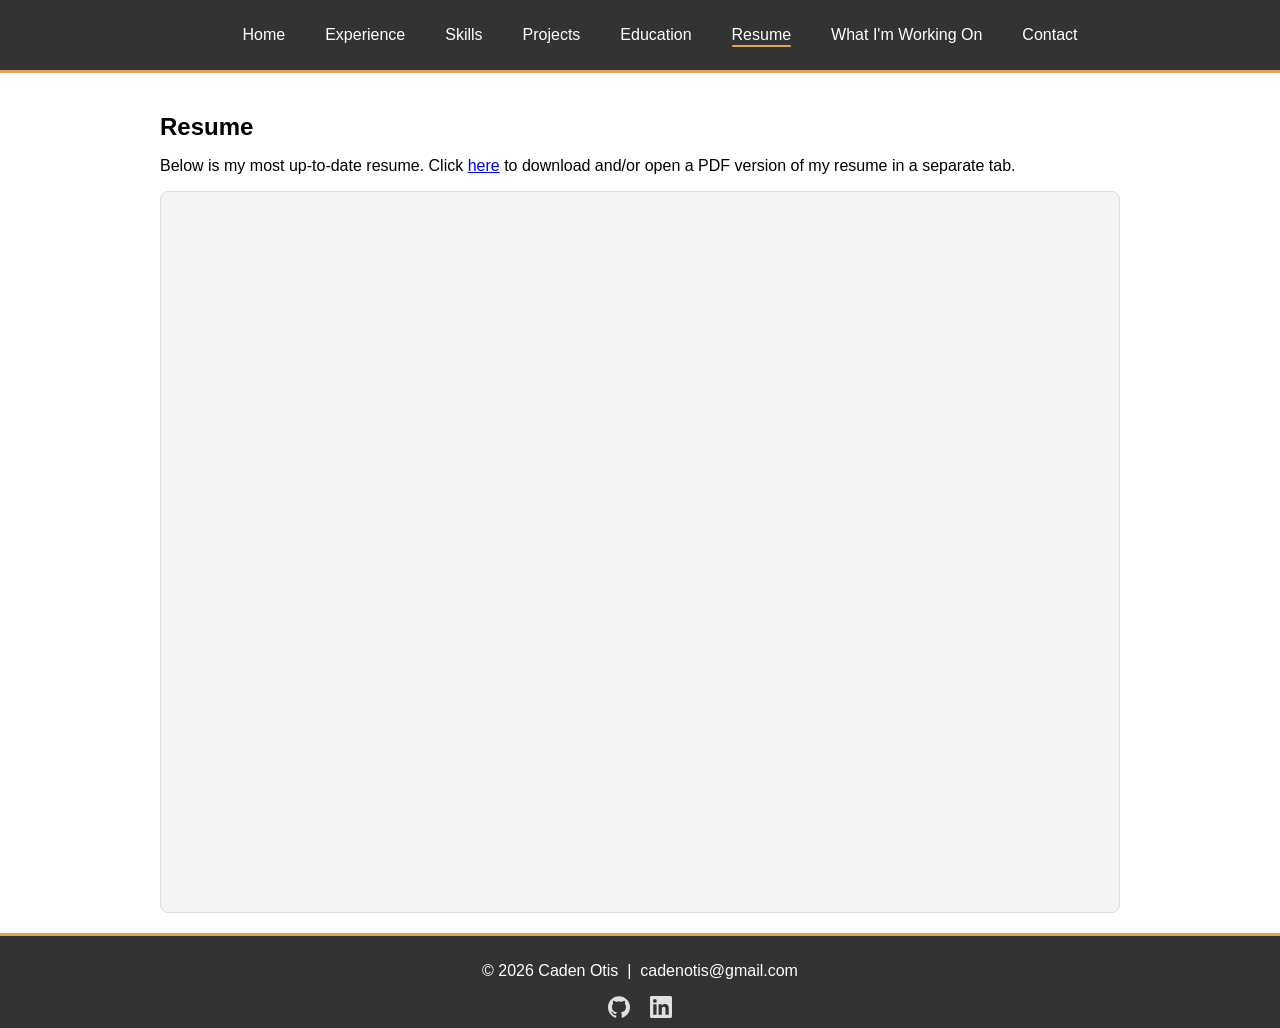
<file: resume/index.html>
<!DOCTYPE html>
<html lang="en">

<head>
    <meta charset="UTF-8">
    <base href="../">
    <meta name="viewport" content="width=device-width, initial-scale=1.0">
    <link rel="stylesheet" href="./style.css">
    <link rel="icon" type="image/svg+xml" href="./favicon.svg">
    <link rel="icon" type="image/png" sizes="48x48" href="./favicon.png">
    <link rel="shortcut icon" href="./favicon.ico">
    <title>Caden Otis - Resume</title>
    <meta name="description" content="View or download the resume of Caden Otis, Embedded Software Engineer.">
    <meta name="author" content="Caden Otis">
    <link rel="canonical" href="https://cadenrotis.github.io/Portfolio/resume/">

    <!-- Open Graph / social sharing -->
    <meta property="og:title" content="Caden Otis - Resume">
    <meta property="og:description" content="View or download the resume of Caden Otis, Embedded Software Engineer.">
    <meta property="og:url" content="https://cadenrotis.github.io/Portfolio/resume/">
    <meta property="og:type" content="website">
    <meta property="og:site_name" content="Caden Otis">
    <meta property="og:image" content="https://cadenrotis.github.io/Portfolio/images/profile.jpg">

    <!-- Twitter/X card -->
    <meta name="twitter:card" content="summary_large_image">
    <meta name="twitter:title" content="Caden Otis - Resume">
    <meta name="twitter:description" content="View or download the resume of Caden Otis, Embedded Software Engineer.">
    <meta name="twitter:image" content="https://cadenrotis.github.io/Portfolio/images/profile.jpg">

    <!-- Site analytics: GoatCounter - cookie-free visit counting, no consent banner
         needed. The absolute https src also resolves on plain-http local previews.
         GoatCounter reads this page's canonical link to pick the recorded path.
         To stop counting your own visits, load any page with #toggle-goatcounter
         appended, e.g. https://cadenrotis.github.io/Portfolio/#toggle-goatcounter -->
    <script data-goatcounter="https://cadenotis.goatcounter.com/count" async src="https://gc.zgo.at/count.js"></script>
</head>

<body>
    <header>
        <nav aria-label="Main navigation">
            <ul>
                <li><a href="./">Home</a></li>
                <li><a href="experience/">Experience</a></li>
                <li><a href="skills/">Skills</a></li>
                <li><a href="projects/">Projects</a></li>
                <li><a href="education/">Education</a></li>
                <li><a href="resume/" class="active">Resume</a></li>
                <li><a href="now/">What I'm Working On</a></li>
                <li><a href="contact/">Contact</a></li>
            </ul>
        </nav>
    </header>

    <main>
    <!--
        The resume PDF is embedded in an <iframe>, which lets the browser's built-in
        PDF viewer render it inline. Some mobile browsers don't render embedded PDFs,
        so the "Open or download the PDF" link above stays as a fallback.
    -->
    <section id="resume">
        <h2>Resume</h2>
        <p class="resume-download">Below is my most up-to-date resume. Click 
            <a href="./resume/Caden-Otis-Resume.pdf" target="_blank" rel="noopener noreferrer">here</a>
            to download and/or open a PDF version of my resume in a separate tab.
        </p>
        <div class="resume-viewer">
            <iframe src="./resume/Caden-Otis-Resume.pdf" title="Caden Otis Resume (PDF)"></iframe>
        </div>
    </section>

    </main>

    <footer>
        <p>&copy; <span id="copyright-year">2026</span> Caden Otis &nbsp;|&nbsp; <a href="mailto:cadenotis@gmail.com">cadenotis@gmail.com</a></p>
        <!--
            Social profile links (GitHub + LinkedIn), shown in the footer of every page.
            target="_blank"           -> open the profile in a new tab so visitors keep their
                                         place on this site instead of navigating away.
            rel="noopener noreferrer" -> safety hardening for target="_blank":
                noopener   blocks the new tab from reaching back into this page via window.opener
                           (prevents "reverse tabnabbing", where the opened page could redirect
                           this tab to a phishing look-alike).
                noreferrer stops this page's URL being sent to the destination as the Referer
                           header (also implies noopener). Modern browsers add noopener
                           automatically; it is kept explicit for older browsers.
            aria-label on each <a> -> spoken name for screen readers, since a link containing only
                           an icon has no visible text to announce.
            How the icons work: the logo shapes come from the open, public-domain (CC0) "Simple Icons" brand
            set and are embedded inline as SVG vector paths on a 24x24 grid, rather than loaded as
            image files. The browser draws them as vectors, so they stay sharp at any zoom and cost
            no extra network request. fill="currentColor" makes each inherit the footer's white
            text color, and the rendered size is set by .footer-icon in style.css. To change a
            profile, edit its href below.
        -->
        <nav class="footer-social" aria-label="Social profiles">
            <a href="https://github.com/cadenrotis" target="_blank" rel="noopener noreferrer" aria-label="GitHub profile">
                <svg class="footer-icon" role="img" aria-hidden="true" viewBox="0 0 24 24" width="24" height="24" fill="currentColor"><path d="M12 .297c-6.63 0-12 5.373-12 12 0 5.303 3.438 9.8 8.205 11.385.6.113.82-.258.82-.577 0-.285-.01-1.04-.015-2.04-3.338.724-4.042-1.61-4.042-1.61C4.422 18.07 3.633 17.7 3.633 17.7c-1.087-.744.084-.729.084-.729 1.205.084 1.838 1.236 1.838 1.236 1.07 1.835 2.809 1.305 3.495.998.108-.776.417-1.305.76-1.605-2.665-.3-5.466-1.332-5.466-5.93 0-1.31.465-2.38 1.235-3.22-.135-.303-.54-1.523.105-3.176 0 0 1.005-.322 3.3 1.23.96-.267 1.98-.399 3-.405 1.02.006 2.04.138 3 .405 2.28-1.552 3.285-1.23 3.285-1.23.645 1.653.24 2.873.12 3.176.765.84 1.23 1.91 1.23 3.22 0 4.61-2.805 5.625-5.475 5.92.42.36.81 1.096.81 2.22 0 1.606-.015 2.896-.015 3.286 0 .315.21.69.825.57C20.565 22.092 24 17.592 24 12.297c0-6.627-5.373-12-12-12"/></svg>
            </a>
            <a href="https://www.linkedin.com/in/cadenotis" target="_blank" rel="noopener noreferrer" aria-label="LinkedIn profile">
                <svg class="footer-icon" role="img" aria-hidden="true" viewBox="0 0 24 24" width="24" height="24" fill="currentColor"><path d="M20.447 20.452h-3.554v-5.569c0-1.328-.027-3.037-1.852-3.037-1.853 0-2.136 1.445-2.136 2.939v5.667H9.351V9h3.414v1.561h.046c.477-.9 1.637-1.85 3.37-1.85 3.601 0 4.267 2.37 4.267 5.455v6.286zM5.337 7.433a2.062 2.062 0 01-2.063-2.065 2.064 2.064 0 112.063 2.065zm1.782 13.019H3.555V9h3.564v11.452zM22.225 0H1.771C.792 0 0 .774 0 1.729v20.542C0 23.227.792 24 1.771 24h20.451C23.2 24 24 23.227 24 22.271V1.729C24 .774 23.2 0 22.222 0h.003z"/></svg>
            </a>
        </nav>
    </footer>
    <script src="./site.js"></script>
</body>

</html>
</file>
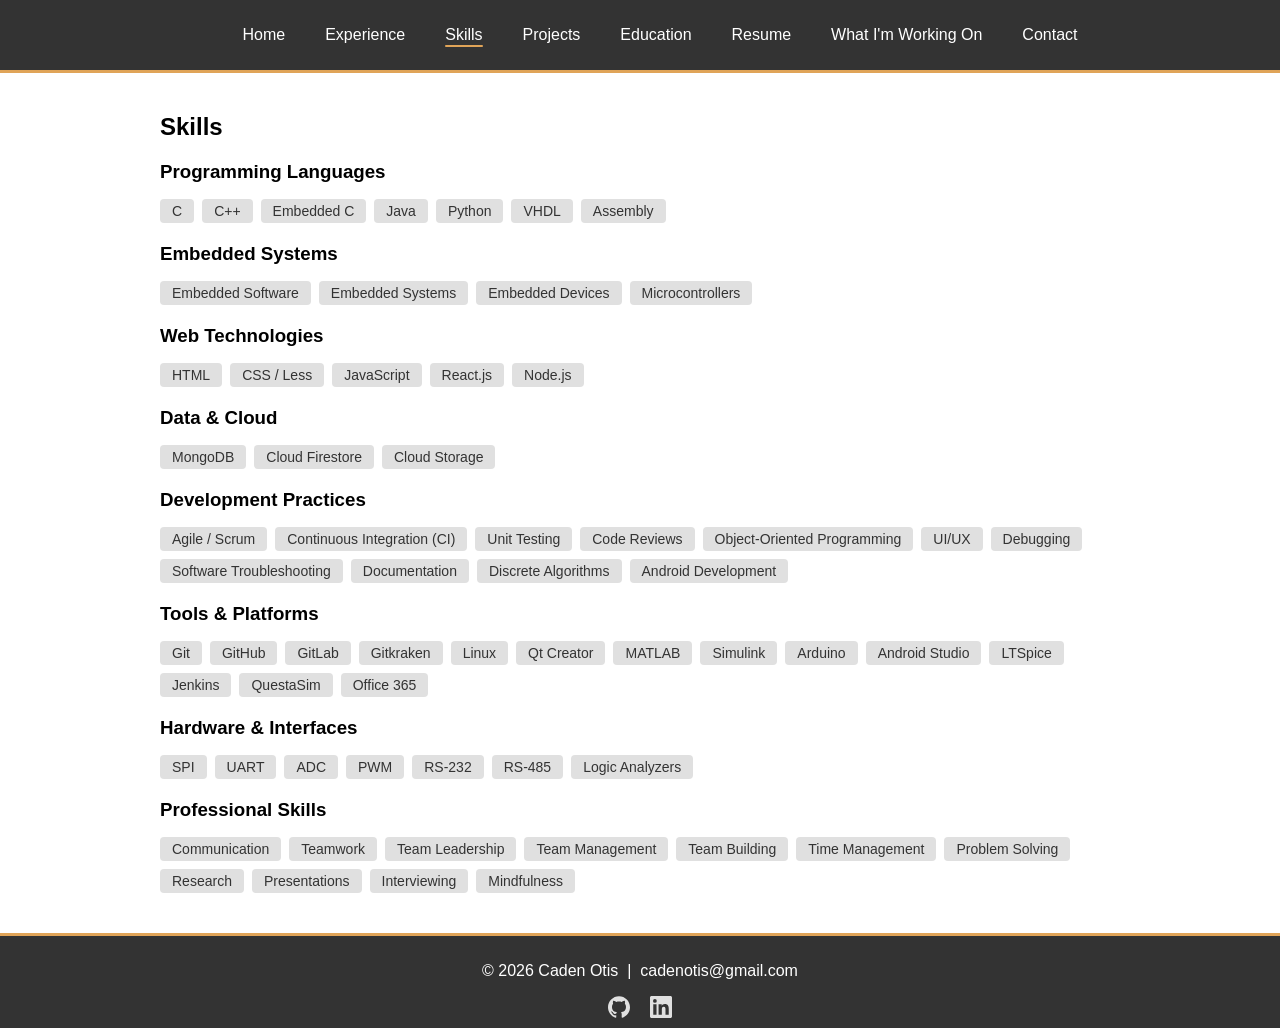
<file: skills/index.html>
<!DOCTYPE html>
<html lang="en">

<head>
    <meta charset="UTF-8">
    <base href="../">
    <meta name="viewport" content="width=device-width, initial-scale=1.0">
    <link rel="stylesheet" href="./style.css">
    <link rel="icon" type="image/svg+xml" href="./favicon.svg">
    <link rel="icon" type="image/png" sizes="48x48" href="./favicon.png">
    <link rel="shortcut icon" href="./favicon.ico">
    <title>Caden Otis - Skills</title>
    <meta name="description" content="Technical skills of Caden Otis — embedded software, C/C++, firmware development, electrical engineering, and computer science competencies.">
    <meta name="author" content="Caden Otis">
    <link rel="canonical" href="https://cadenrotis.github.io/Portfolio/skills/">

    <!-- Open Graph / social sharing -->
    <meta property="og:title" content="Caden Otis - Skills">
    <meta property="og:description" content="Technical skills and competencies of Caden Otis, Embedded Software Engineer.">
    <meta property="og:url" content="https://cadenrotis.github.io/Portfolio/skills/">
    <meta property="og:type" content="website">
    <meta property="og:site_name" content="Caden Otis">
    <meta property="og:image" content="https://cadenrotis.github.io/Portfolio/images/profile.jpg">

    <!-- Twitter/X card -->
    <meta name="twitter:card" content="summary_large_image">
    <meta name="twitter:title" content="Caden Otis - Skills">
    <meta name="twitter:description" content="Technical skills and competencies of Caden Otis, Embedded Software Engineer.">
    <meta name="twitter:image" content="https://cadenrotis.github.io/Portfolio/images/profile.jpg">

    <!-- Site analytics: GoatCounter - cookie-free visit counting, no consent banner
         needed. The absolute https src also resolves on plain-http local previews.
         GoatCounter reads this page's canonical link to pick the recorded path.
         To stop counting your own visits, load any page with #toggle-goatcounter
         appended, e.g. https://cadenrotis.github.io/Portfolio/#toggle-goatcounter -->
    <script data-goatcounter="https://cadenotis.goatcounter.com/count" async src="https://gc.zgo.at/count.js"></script>
</head>

<body>
    <header>
        <nav aria-label="Main navigation">
            <ul>
                <li><a href="./">Home</a></li>
                <li><a href="experience/">Experience</a></li>
                <li><a href="skills/" class="active">Skills</a></li>
                <li><a href="projects/">Projects</a></li>
                <li><a href="education/">Education</a></li>
                <li><a href="resume/">Resume</a></li>
                <li><a href="now/">What I'm Working On</a></li>
                <li><a href="contact/">Contact</a></li>
            </ul>
        </nav>
    </header>

    <main>
    <section id="skills">
        <h2>Skills</h2>

        <div class="skills-category">
            <h3>Programming Languages</h3>
            <ul class="skill-tags">
                <li>C</li>
                <li>C++</li>
                <li>Embedded C</li>
                <li>Java</li>
                <li>Python</li>
                <li>VHDL</li>
                <li>Assembly</li>
            </ul>
        </div>

        <div class="skills-category">
            <h3>Embedded Systems</h3>
            <ul class="skill-tags">
                <li>Embedded Software</li>
                <li>Embedded Systems</li>
                <li>Embedded Devices</li>
                <li>Microcontrollers</li>
            </ul>
        </div>

        <div class="skills-category">
            <h3>Web Technologies</h3>
            <ul class="skill-tags">
                <li>HTML</li>
                <li>CSS / Less</li>
                <li>JavaScript</li>
                <li>React.js</li>
                <li>Node.js</li>
            </ul>
        </div>

        <div class="skills-category">
            <h3>Data &amp; Cloud</h3>
            <ul class="skill-tags">
                <li>MongoDB</li>
                <li>Cloud Firestore</li>
                <li>Cloud Storage</li>
            </ul>
        </div>

        <div class="skills-category">
            <h3>Development Practices</h3>
            <ul class="skill-tags">
                <li>Agile / Scrum</li>
                <li>Continuous Integration (CI)</li>
                <li>Unit Testing</li>
                <li>Code Reviews</li>
                <li>Object-Oriented Programming</li>
                <li>UI/UX</li>
                <li>Debugging</li>
                <li>Software Troubleshooting</li>
                <li>Documentation</li>
                <li>Discrete Algorithms</li>
                <li>Android Development</li>
            </ul>
        </div>

        <div class="skills-category">
            <h3>Tools &amp; Platforms</h3>
            <ul class="skill-tags">
                <li>Git</li>
                <li>GitHub</li>
                <li>GitLab</li>
                <li>Gitkraken</li>
                <li>Linux</li>
                <li>Qt Creator</li>
                <li>MATLAB</li>
                <li>Simulink</li>
                <li>Arduino</li>
                <li>Android Studio</li>
                <li>LTSpice</li>
                <li>Jenkins</li>
                <li>QuestaSim</li>
                <li>Office 365</li>
            </ul>
        </div>

        <div class="skills-category">
            <h3>Hardware &amp; Interfaces</h3>
            <ul class="skill-tags">
                <li>SPI</li>
                <li>UART</li>
                <li>ADC</li>
                <li>PWM</li>
                <li>RS-232</li>
                <li>RS-485</li>
                <li>Logic Analyzers</li>
            </ul>
        </div>

        <div class="skills-category">
            <h3>Professional Skills</h3>
            <ul class="skill-tags">
                <li>Communication</li>
                <li>Teamwork</li>
                <li>Team Leadership</li>
                <li>Team Management</li>
                <li>Team Building</li>
                <li>Time Management</li>
                <li>Problem Solving</li>
                <li>Research</li>
                <li>Presentations</li>
                <li>Interviewing</li>
                <li>Mindfulness</li>
            </ul>
        </div>
    </section>

    </main>

    <footer>
        <p>&copy; <span id="copyright-year">2026</span> Caden Otis &nbsp;|&nbsp; <a href="mailto:cadenotis@gmail.com">cadenotis@gmail.com</a></p>
        <!--
            Social profile links (GitHub + LinkedIn), shown in the footer of every page.
            target="_blank"           -> open the profile in a new tab so visitors keep their
                                         place on this site instead of navigating away.
            rel="noopener noreferrer" -> safety hardening for target="_blank":
                noopener   blocks the new tab from reaching back into this page via window.opener
                           (prevents "reverse tabnabbing", where the opened page could redirect
                           this tab to a phishing look-alike).
                noreferrer stops this page's URL being sent to the destination as the Referer
                           header (also implies noopener). Modern browsers add noopener
                           automatically; it is kept explicit for older browsers.
            aria-label on each <a> -> spoken name for screen readers, since a link containing only
                           an icon has no visible text to announce.
            How the icons work: the logo shapes come from the open, public-domain (CC0) "Simple Icons" brand
            set and are embedded inline as SVG vector paths on a 24x24 grid, rather than loaded as
            image files. The browser draws them as vectors, so they stay sharp at any zoom and cost
            no extra network request. fill="currentColor" makes each inherit the footer's white
            text color, and the rendered size is set by .footer-icon in style.css. To change a
            profile, edit its href below.
        -->
        <nav class="footer-social" aria-label="Social profiles">
            <a href="https://github.com/cadenrotis" target="_blank" rel="noopener noreferrer" aria-label="GitHub profile">
                <svg class="footer-icon" role="img" aria-hidden="true" viewBox="0 0 24 24" width="24" height="24" fill="currentColor"><path d="M12 .297c-6.63 0-12 5.373-12 12 0 5.303 3.438 9.8 8.205 11.385.6.113.82-.258.82-.577 0-.285-.01-1.04-.015-2.04-3.338.724-4.042-1.61-4.042-1.61C4.422 18.07 3.633 17.7 3.633 17.7c-1.087-.744.084-.729.084-.729 1.205.084 1.838 1.236 1.838 1.236 1.07 1.835 2.809 1.305 3.495.998.108-.776.417-1.305.76-1.605-2.665-.3-5.466-1.332-5.466-5.93 0-1.31.465-2.38 1.235-3.22-.135-.303-.54-1.523.105-3.176 0 0 1.005-.322 3.3 1.23.96-.267 1.98-.399 3-.405 1.02.006 2.04.138 3 .405 2.28-1.552 3.285-1.23 3.285-1.23.645 1.653.24 2.873.12 3.176.765.84 1.23 1.91 1.23 3.22 0 4.61-2.805 5.625-5.475 5.92.42.36.81 1.096.81 2.22 0 1.606-.015 2.896-.015 3.286 0 .315.21.69.825.57C20.565 22.092 24 17.592 24 12.297c0-6.627-5.373-12-12-12"/></svg>
            </a>
            <a href="https://www.linkedin.com/in/cadenotis" target="_blank" rel="noopener noreferrer" aria-label="LinkedIn profile">
                <svg class="footer-icon" role="img" aria-hidden="true" viewBox="0 0 24 24" width="24" height="24" fill="currentColor"><path d="M20.447 20.452h-3.554v-5.569c0-1.328-.027-3.037-1.852-3.037-1.853 0-2.136 1.445-2.136 2.939v5.667H9.351V9h3.414v1.561h.046c.477-.9 1.637-1.85 3.37-1.85 3.601 0 4.267 2.37 4.267 5.455v6.286zM5.337 7.433a2.062 2.062 0 01-2.063-2.065 2.064 2.064 0 112.063 2.065zm1.782 13.019H3.555V9h3.564v11.452zM22.225 0H1.771C.792 0 0 .774 0 1.729v20.542C0 23.227.792 24 1.771 24h20.451C23.2 24 24 23.227 24 22.271V1.729C24 .774 23.2 0 22.222 0h.003z"/></svg>
            </a>
        </nav>
    </footer>
    <script src="./site.js"></script>
</body>

</html>
</file>
<file: style.css>
/* --- Accent color ---
   The single accent, used for every hover/active state in the header nav and
   the footer (link underlines, the facing edge of each bar, and the social
   icons on hover) so the two bars read as one system. Picked to stay legible
   against the #333 bars.
*/
:root {
    --accent: #e0a458;
}

header {
    background-color: #333;
    color: #fff;
    padding: 10px 0;
    /* Thin accent edge facing the page, mirrored by the footer's top border. */
    border-bottom: 3px solid var(--accent);
    /* Pin the bar to the top of the viewport while the page scrolls under it.
       Sticky (not fixed) keeps the bar in the document flow, so the footer and
       every page's layout stay exactly as they were. */
    position: sticky;
    top: 0;
    z-index: 100;
}

nav ul {
    list-style: none;
    display: flex;
    /* Wrap as a group whenever the links no longer fit. Without this the
       default flex-shrink squeezes the links instead, which stacks a
       multi-word label onto several lines and can push a horizontal
       scrollbar onto the page. */
    flex-wrap: wrap;
    /* Breathing room between wrapped rows, since the underline bar hangs
       4px below each link. */
    row-gap: 6px;
    justify-content: center;
}

nav li {
    margin: 0 20px;
    /* Keep each link at its natural width so the row wraps instead of
       squashing the label. */
    flex-shrink: 0;
}

nav a {
    position: relative;
    text-decoration: none;
    color: #fff;
}

/* --- Accent underline (header nav + footer) ---
   A short accent bar under each link. It grows out from the center on hover
   and keyboard focus, and stays visible on the current page's nav link (the
   old bold + underline is dropped so the link doesn't double up or shift).
   Drawn as a pseudo-element, so it adds no layout and never affects the nav's
   wrapping at narrow widths. */
nav a::after,
footer a::after {
    content: "";
    position: absolute;
    left: 0;
    right: 0;
    bottom: -4px;
    height: 2px;
    border-radius: 1px;
    background-color: var(--accent);
    transform: scaleX(0);
    transform-origin: center;
    transition: transform 0.2s ease;
}

/* The underline shows up three ways: :hover (mouse), :focus-visible (keyboard
   tabbing; unlike :focus it ignores mouse clicks), and .active - a CLASS set in
   the HTML on the current page's link, not the :active pseudo-class ("being
   pressed"). Targeting a:hover::after, not a:hover, reaches the generated
   underline box rather than the link text. */
nav a:hover::after,
nav a:focus-visible::after,
nav a.active::after, /* This denotes the currently selected/active page, so the underline stays in the nav bar for that page */
footer a:hover::after,
footer a:focus-visible::after {
    transform: scaleX(1);
}

/* Respect a reduced-motion preference (an OS/browser accessibility setting): the
   underline still appears on hover, focus and the current page - it just doesn't
   grow in. Any new animated selector belongs in this list too. */
@media (prefers-reduced-motion: reduce) {
    nav a::after,
    footer a::after,
    .guide-card {
        transition: none;
    }
}

body {
    display: flex;
    flex-direction: column;
    min-height: 100vh;
    font-family: Arial, sans-serif;
    margin: 0;
    padding: 0;
}

img {
    max-width: 100%;
}

footer {
    margin-top: auto;
    text-align: center;
    padding: 10px;
    background-color: #333;
    color: #fff;
    /* Mirrors the header's bottom edge so the two bars read as one system. */
    border-top: 3px solid var(--accent);
}

footer a {
    position: relative;
    color: #fff;
    text-decoration: none;
}

/* --- Content Pages Left Padding --- */

#experience,
#skills,
#projects,
#resume,
#contact {
    max-width: 960px;
    margin: 0 auto;
    padding: 20px 40px;
}

.container {
    max-width: 960px;
    margin: 0 auto;
    padding: 40px;
}

.project {
    margin-bottom: 20px;
    border: 1px solid #ccc;
    border-radius: 8px;
    padding: 20px;
}

.project > img {
    display: block;
    margin: 0 auto;
}

.project-gallery {
    display: grid;
    grid-template-columns: 1fr 1fr;
    gap: 8px;
    margin-bottom: 12px;
}

.project-gallery img {
    width: 100%;
    aspect-ratio: 750 / 424;
    object-fit: cover;
    border: 1px solid #ddd;
    border-radius: 4px;
}

.job-gallery {
    display: grid;
    grid-template-columns: 1fr 1fr;
    gap: 8px;
    margin-top: 12px;
}

.job-gallery img {
    width: 100%;
    object-fit: cover;
    border: 1px solid #ddd;
    border-radius: 4px;
    display: block;
}

.job-gallery figure {
    margin: 0;
}

.job-gallery figcaption {
    text-align: center;
    font-style: italic;
    font-size: 0.9em;
    color: #555;
    margin-top: 4px;
}

.job-image {
    margin: 12px auto 0;
    max-width: 300px;
}

.job-image img {
    width: 100%;
    border: 1px solid #ddd;
    border-radius: 4px;
    display: block;
}

.job-image figcaption {
    text-align: center;
    font-style: italic;
    font-size: 0.9em;
    color: #555;
    margin-top: 4px;
}

.job-logo {
    display: block;
    margin: 12px auto 0;
    max-width: 400px;
}

.job-logo img {
    width: 100%;
    display: block;
}

.job {
    margin-bottom: 30px;
    border-left: 3px solid #333;
    padding: 10px 20px;
}

.date {
    font-style: italic;
    color: #666;
}

.role-summary {
    margin: 4px 0 12px;
}

.job li + li {
    margin-top: 8px;
}

/* Center a page's content vertically between the header and footer */
main.page-center {
    flex: 1;
    display: flex;
    flex-direction: column;
}

#not-found {
    flex: 1;
    display: flex;
    flex-direction: column;
    justify-content: center;
    align-items: center;
    gap: 8px;
    text-align: center;
}

#not-found .compass-icon {
    display: block;
}

#not-found .back-link {
    text-align: center;
}

/* --- Homepage Hero --- */

#hero {
    text-align: center;
    padding: 40px 20px;
}

#hero img {
    border-radius: 50%;
    width: 200px;
    height: 200px;
    object-fit: cover;
    display: block;
    margin: 0 auto 16px;
}

#hero h1 {
    margin: 0 0 4px;
    font-size: 2em;
}

#hero .subtitle {
    color: brown;
    font-size: 1.5em;
    margin: 0 0 20px;
}

#hero .intro {
    max-width: 680px;
    margin: 0 auto;
    line-height: 1.6;
}

/* --- Site Guide Cards --- */

#site-guide {
    text-align: center;
    padding: 10px 20px;
}

#site-guide h2 {
    margin-bottom: 16px;
}

.guide-cards {
    display: flex;
    flex-wrap: wrap;
    justify-content: center;
    gap: 12px;
    max-width: 960px;
    margin: 0 auto;
}

.guide-card {
    display: block;
    flex: 1 1 160px;
    max-width: 200px;
    min-width: 140px;
    background-color: #f5f5f5;
    border: 1px solid #ddd;
    border-radius: 8px;
    padding: 20px 16px;
    text-decoration: none;
    color: #333;
    transition: transform 0.15s, box-shadow 0.15s;
}

.guide-card:hover {
    transform: translateY(-3px);
    box-shadow: 0 4px 12px rgba(0,0,0,0.1);
}

.guide-card h3 {
    margin: 0 0 6px;
    font-size: 1.1em;
}

.guide-card p {
    margin: 0;
    font-size: 0.9em;
    color: #666;
}

/* --- Education Page --- */

/* The Education page stacks several subsections in one centred column. */
#education,
#honors,
#activities {
    max-width: 720px;
    margin: 0 auto;
    padding: 40px 20px;
}

/* Keep only the first section's top gutter so the subsections read as parts of
   one page rather than separate pages. */
#honors,
#activities {
    padding-top: 0;
}

#education h2,
#honors h2,
#activities h2 {
    margin-bottom: 24px;
}

/* --- What I'm Working On page ---
   Mirrors the Education page: several subsections share one centred column,
   and only the first keeps its top gutter. */
#now,
#now-assistant,
#now-server,
#now-next {
    max-width: 720px;
    margin: 0 auto;
    padding: 40px 20px;
}

#now-assistant,
#now-server,
#now-next {
    padding-top: 0;
}

#now h2,
#now-assistant h2,
#now-server h2,
#now-next h2 {
    margin-bottom: 24px;
}

/* The logo sits at the bottom of its section, like the Education page's
   wordmark: centred, at its natural aspect ratio, scaling down with the
   column. Capped rather than stretched to the column so it stays logo-sized
   beside the text, and left without a border because it is a logo rather
   than a photograph. */
#now-assistant > img {
    display: block;
    height: auto;
    margin: 16px auto 0;
    max-width: min(400px, 100%);
}

/* Service descriptions, laid out two-up so the list reads as a set of cards
   rather than a wall of bullets. Each card keeps the site's left-border card
   look and the description typography already used on the Education page. */
.service-list {
    list-style: none;
    padding: 0;
    margin: 0;
    display: grid;
    grid-template-columns: 1fr 1fr;
    gap: 12px;
}

.service-list li {
    border-left: 3px solid #333;
    padding: 10px 16px;
}

.education-entry {
    border-left: 3px solid #333;
    padding: 12px 20px;
}

/* Same treatment as the project cards: the image sits at the bottom of the
   card, centred, at its natural size and scaling down with the column. */
.education-entry > img {
    display: block;
    max-width: 100%;
    height: auto;
    margin: 16px auto 0;
}

.education-school {
    display: block;
    font-weight: bold;
    font-size: 1.05em;
}

.education-degree {
    display: block;
    margin-top: 2px;
}

.education-date {
    display: block;
    margin-top: 2px;
    font-style: italic;
    color: #666;
    font-size: 0.9em;
}

.education-coursework {
    margin: 8px 0 0;
    font-size: 0.92em;
    color: #555;
}

.education-coursework span {
    font-weight: bold;
    color: #333;
}

.honors-list {
    list-style: none;
    padding: 0;
    margin: 0;
}

.honors-list li {
    border-left: 3px solid #333;
    padding: 12px 20px;
    margin-bottom: 16px;
}

.honor-name {
    font-weight: bold;
    font-size: 1.05em;
}

.honor-date {
    font-style: italic;
    color: #666;
    font-size: 0.9em;
    display: block;
    margin-top: 2px;
}

.honor-desc {
    margin: 4px 0 0;
    font-size: 0.92em;
    color: #555;
}

/* Activity images, laid out two-up like the experience page's job galleries
   with the same caption treatment. Unlike those galleries the images are not
   stretched to the column width: each keeps its own aspect ratio and is never
   upscaled, so the small Tau Beta Pi logo stays sharp. The first column sizes
   to the logo and the photo takes the rest, so the photo is as wide as the
   pair allows (an even split would cap the photo at half the section). */
.activity-gallery {
    display: grid;
    grid-template-columns: 0.65fr 1fr;
    gap: 8px;
    align-items: start;
    margin-top: 16px;
}

.activity-gallery figure {
    margin: 0;
}

.activity-gallery img {
    display: block;
    max-width: 100%;
    height: auto;
    margin: 0 auto;
    border: 1px solid #ddd;
    border-radius: 4px;
}

.activity-gallery figcaption {
    text-align: center;
    font-style: italic;
    font-size: 0.9em;
    color: #555;
    margin-top: 4px;
}

.skills-category {
    margin-bottom: 20px;
}

.skills-category h3 {
    margin-bottom: 8px;
}

.skill-tags {
    list-style: none;
    padding: 0;
    display: flex;
    flex-wrap: wrap;
    gap: 8px;
}

.skill-tags li {
    background-color: #e0e0e0;
    color: #333;
    padding: 4px 12px;
    border-radius: 4px;
    font-size: 14px;
}

.contact-card {
    background-color: #f5f5f5;
    border: 1px solid #ddd;
    border-radius: 6px;
    padding: 24px;
    max-width: 480px;
}

.contact-info {
    list-style: none;
    padding: 0;
    margin: 0;
}

.contact-info li {
    padding: 8px 0;
    border-bottom: 1px solid #ddd;
}

.contact-info li:last-child {
    border-bottom: none;
}

.contact-info a {
    color: #1a0dab;
    text-decoration: none;
}

.contact-info a:hover {
    text-decoration: underline;
}

.contact-icon {
    display: block;
    margin: 0 auto 12px;
    /* min() keeps the 450px desktop cap but never lets the image exceed its container */
    max-width: min(450px, 100%);
}
/* --- Footer social icons ---
   The icon links live in each page's <footer> markup as inline SVG (shapes
   from the open Simple Icons brand set), so
   there is no image file to load. They are sized 22x22 and colored via
   fill:currentColor, which inherits the footer's white text color. Hover
   and keyboard focus raise opacity, and a visible focus outline keeps the
   links usable without a mouse. */
.footer-social {
    display: flex;
    justify-content: center;
    align-items: center;
    gap: 20px;
    margin-top: 8px;
}

.footer-social a {
    display: inline-flex;
    color: #fff;
    opacity: 0.85;
    transition: opacity 0.2s ease, color 0.2s ease;
}

/* The accent covers this hover state too, so it is the only highlight color
   used in either bar. :focus-visible sits alongside :hover so a keyboard user
   tabbing to an icon gets the same highlight. */
.footer-social a:hover,
.footer-social a:focus-visible {
    opacity: 1;
    color: var(--accent);
}

/* Separate from the highlight above so the ring stays keyboard-only: unlike
   :focus, :focus-visible does not fire on a mouse click. */
.footer-social a:focus-visible {
    outline: 2px solid #fff;
    outline-offset: 3px;
    border-radius: 4px;
}

.footer-icon {
    display: block;
    width: 22px;
    height: 22px;
    fill: currentColor;
}

/* --- Back to top button
   A fixed bottom-right button, created by site.js on every page.
   It stays invisible until the reader scrolls down a little (the script toggles
   body.is-scrolled), then fades in; clicking it smooth-scrolls back to the top.
   A light fill keeps it legible over both the white page and the dark footer. */
#back-to-top {
    position: fixed;
    right: 20px;
    bottom: 20px;
    width: 44px;
    height: 44px;
    display: flex;
    align-items: center;
    justify-content: center;
    background-color: #fff;
    color: #333;
    border: 1px solid #ccc;
    border-radius: 50%;
    box-shadow: 0 2px 6px rgba(0, 0, 0, 0.25);
    font-size: 1.2em;
    line-height: 1;
    cursor: pointer;
    opacity: 0;
    visibility: hidden;
    transition: opacity 0.2s ease, visibility 0.2s ease;
    z-index: 100;
}

body.is-scrolled #back-to-top {
    opacity: 1;
    visibility: visible;
}

#back-to-top:hover {
    background-color: #f5f5f5;
}

#back-to-top:focus-visible {
    outline: 2px solid #333;
    outline-offset: 3px;
}

/* --- Resume page ---
   The resume PDF is embedded in an <iframe>; these rules style the box around
   it and give it a tall, responsive height (reduced a little below 560px). */
#resume h2 {
    margin-bottom: 16px;
}

.resume-download {
    margin: 0 0 16px;
}

.resume-viewer {
    border: 1px solid #ddd;
    border-radius: 8px;
    overflow: hidden;
    background-color: #f5f5f5;
}

.resume-viewer iframe {
    display: block;
    width: 100%;
    height: 80vh;
    min-height: 520px;
    border: 0;
}
/* --- Responsive layout (mobile) ---
   Below 700px the nav tightens (and, from the base rule, wraps) so all eight
   links stay visible
   instead of overflowing off-screen; the other breakpoints trim content
   padding and stack the two-column galleries on small phones. */
@media (max-width: 700px) {
    nav ul {
        /* Wrapping and the row gap live on the base rule now; this only
           drops the UA's default indent so the links centre properly. */
        padding: 0;
    }

    nav li {
        margin: 0 10px;
    }

    nav a {
        font-size: 0.95em;
    }

    #experience,
    #skills,
    #projects,
    #resume,
    #contact {
        padding: 20px 20px;
    }

    .container {
        padding: 24px 20px;
    }
}

/* Small phones: single-column galleries, tighter hero/card spacing. */
@media (max-width: 560px) {
    .project-gallery,
    .job-gallery,
    .activity-gallery,
    .service-list {
        grid-template-columns: 1fr;
    }

    #hero {
        padding: 28px 16px;
    }

    #hero h1 {
        font-size: 1.6em;
    }

    #hero .subtitle {
        font-size: 1.15em;
    }

    .contact-card {
        padding: 16px;
    }

    .job {
        padding: 10px 14px;
    }

    .honors-list li {
        padding: 12px 14px;
    }

    .education-entry {
        padding: 12px 14px;
    }

    .resume-viewer iframe {
        height: 70vh;
        min-height: 420px;
    }
}

/* Very small phones: keep the nav on as few lines as possible. The tighter
   side margin is what keeps the eight links on two rows at 320px - at 7px
   the last link is a few pixels short and spills onto a third. */
@media (max-width: 380px) {
    nav li {
        margin: 0 5px;
    }

    nav a {
        font-size: 0.9em;
    }
}
</file>
